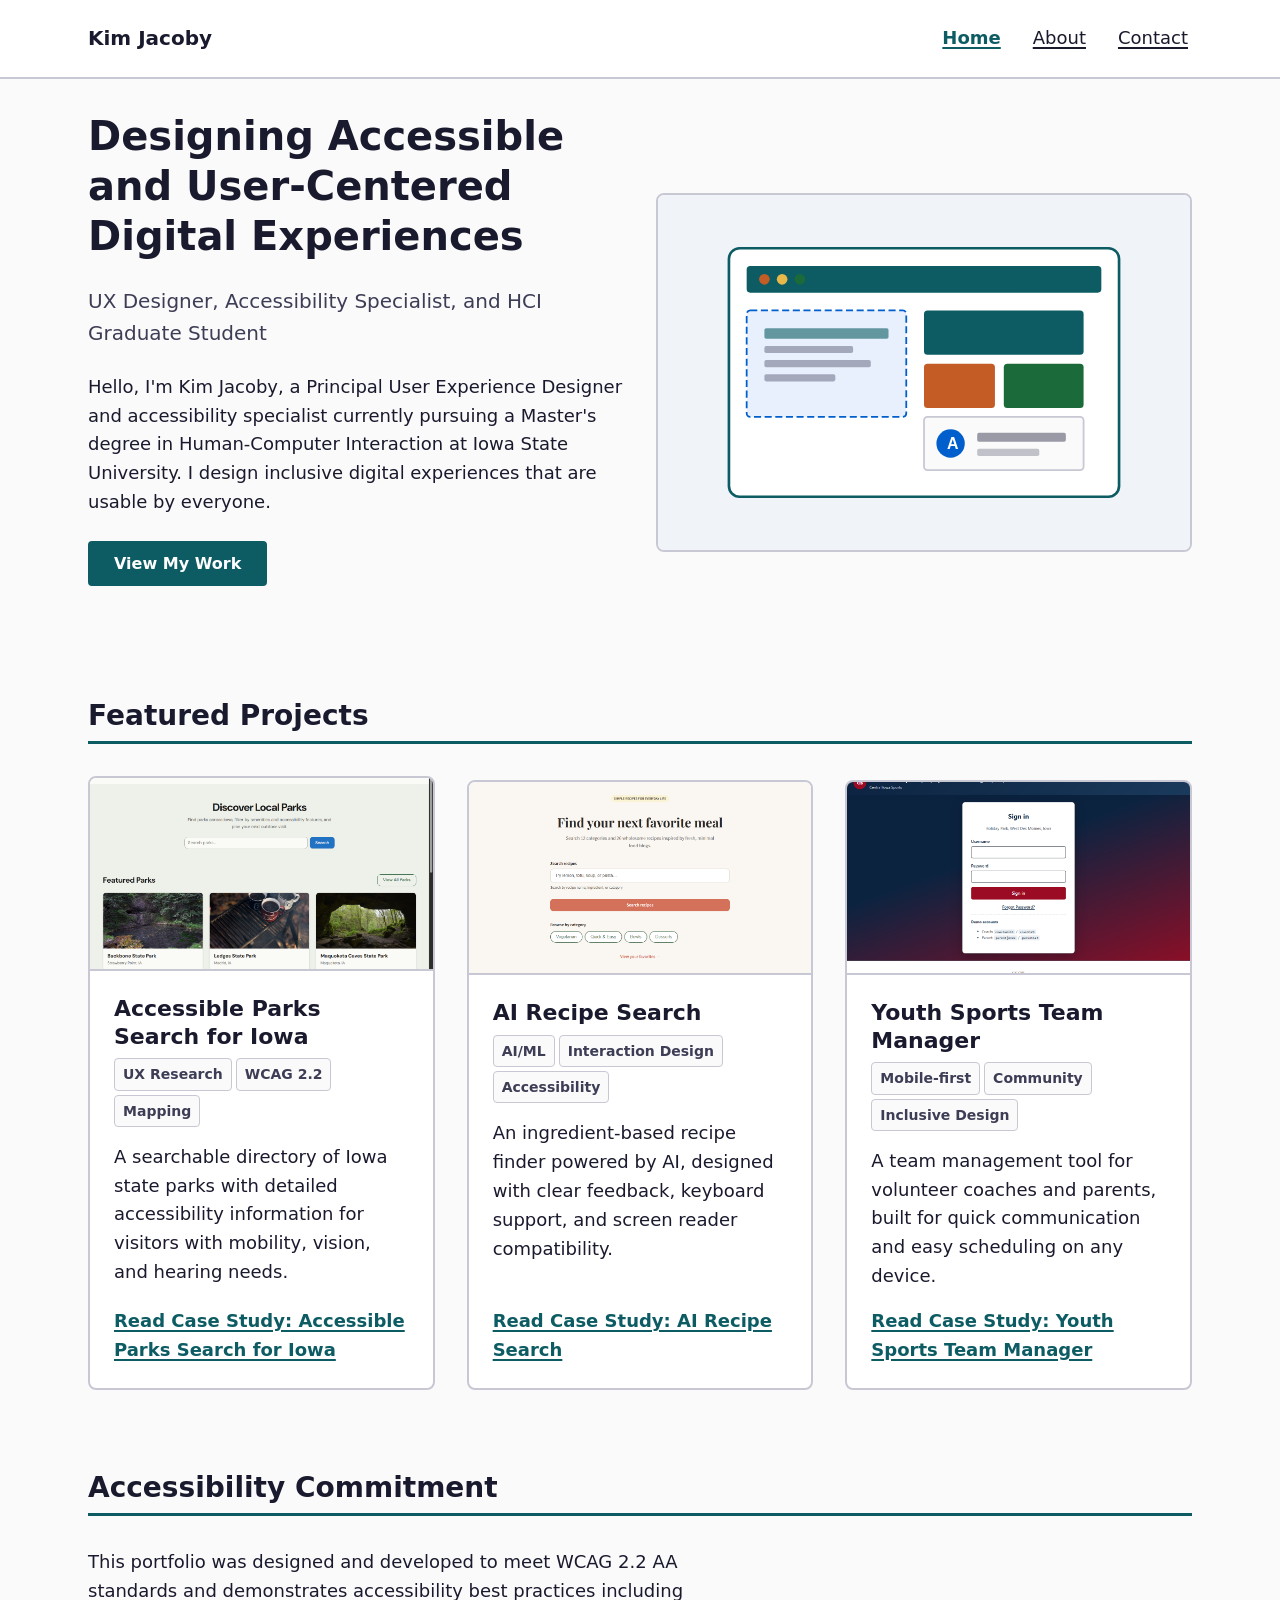
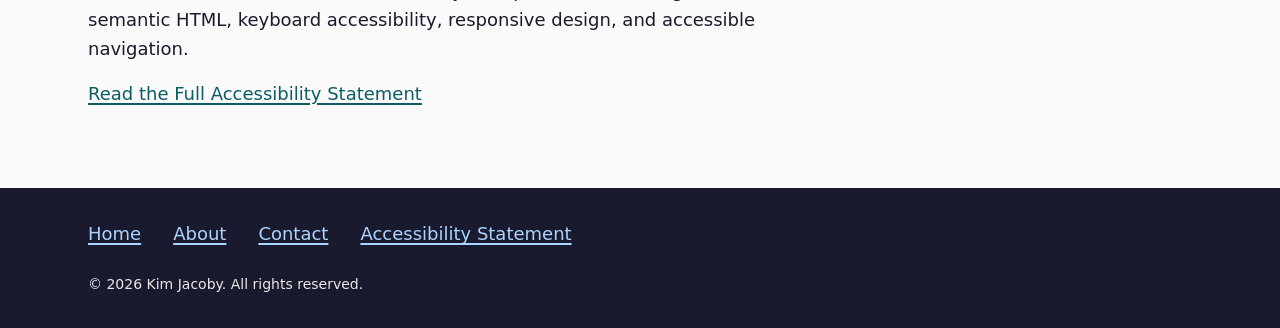
<file: index.html>
<!DOCTYPE html>
<html lang="en">
<head>
  <meta charset="UTF-8">
  <meta name="viewport" content="width=device-width, initial-scale=1.0">
  <meta name="description" content="Kim Jacoby — UX Designer, Accessibility Specialist, and HCI Graduate Student. Portfolio showcasing accessible design, AI, and front-end development projects.">
  <title>Kim Jacoby | UX Designer &amp; Accessibility Specialist</title>
  <link rel="stylesheet" href="css/styles.css">
</head>
<body>
  <a class="skip-link" href="#main-content">Skip to main content</a>

  <header class="site-header">
    <div class="header-inner">
      <a class="site-logo" href="index.html">Kim Jacoby</a>
      <button class="nav-toggle" type="button" aria-expanded="false" aria-controls="primary-navigation" aria-label="Open navigation menu">
        Menu
      </button>
      <nav class="site-nav" id="primary-navigation" aria-label="Primary">
        <ul>
          <li><a href="index.html" aria-current="page">Home</a></li>
          <li><a href="about.html">About</a></li>
          <li><a href="contact.html">Contact</a></li>
        </ul>
      </nav>
    </div>
  </header>

  <main id="main-content" tabindex="-1">
    <section class="hero" aria-labelledby="hero-heading">
      <div class="hero-content">
        <h1 id="hero-heading">Designing Accessible and User-Centered Digital Experiences</h1>
        <p class="tagline">UX Designer, Accessibility Specialist, and HCI Graduate Student</p>
        <p>
          Hello, I'm Kim Jacoby, a Principal User Experience Designer and accessibility specialist
          currently pursuing a Master's degree in Human-Computer Interaction at Iowa State University.
          I design inclusive digital experiences that are usable by everyone.
        </p>
        <div class="btn-group">
          <a class="btn btn-primary" href="#featured-projects">View My Work</a>
        </div>
      </div>
      <img
        class="hero-image"
        src="images/hero-illustration.svg"
        alt="Abstract illustration of a design workspace with wireframes, color swatches, and accessibility symbols"
        width="600"
        height="400"
      >
    </section>

    <section id="featured-projects" aria-labelledby="projects-heading">
      <h2 id="projects-heading" class="section-heading">Featured Projects</h2>
      <ul class="project-grid">
        <li class="project-card">
          <img
            class="project-card__image"
            src="images/parks-screenshot-home.png"
            alt="Screenshot of Park Explorer home page with search bar and featured Iowa state park cards"
            width="1280"
            height="800"
            loading="lazy"
          >
          <div class="project-card__body">
            <h3 class="project-card__title">Accessible Parks Search for Iowa</h3>
            <ul class="project-card__tags" aria-label="Project tags">
              <li><span class="tag">UX Research</span></li>
              <li><span class="tag">WCAG 2.2</span></li>
              <li><span class="tag">Mapping</span></li>
            </ul>
            <p>A searchable directory of Iowa state parks with detailed accessibility information for visitors with mobility, vision, and hearing needs.</p>
            <a class="project-card__link" href="projects/accessible-parks.html">Read Case Study: Accessible Parks Search for Iowa</a>
          </div>
        </li>
        <li class="project-card">
          <img
            class="project-card__image"
            src="images/recipe-screenshot-home.png"
            alt="Screenshot of Recipe Finder home page with search field and category browse buttons"
            width="1280"
            height="800"
            loading="lazy"
          >
          <div class="project-card__body">
            <h3 class="project-card__title">AI Recipe Search</h3>
            <ul class="project-card__tags" aria-label="Project tags">
              <li><span class="tag">AI/ML</span></li>
              <li><span class="tag">Interaction Design</span></li>
              <li><span class="tag">Accessibility</span></li>
            </ul>
            <p>An ingredient-based recipe finder powered by AI, designed with clear feedback, keyboard support, and screen reader compatibility.</p>
            <a class="project-card__link" href="projects/recipe-search.html">Read Case Study: AI Recipe Search</a>
          </div>
        </li>
        <li class="project-card">
          <img
            class="project-card__image"
            src="images/sports-screenshot-home.png"
            alt="Screenshot of CIS OBL sign-in page for coaches and parents"
            width="1280"
            height="800"
            loading="lazy"
          >
          <div class="project-card__body">
            <h3 class="project-card__title">Youth Sports Team Manager</h3>
            <ul class="project-card__tags" aria-label="Project tags">
              <li><span class="tag">Mobile-first</span></li>
              <li><span class="tag">Community</span></li>
              <li><span class="tag">Inclusive Design</span></li>
            </ul>
            <p>A team management tool for volunteer coaches and parents, built for quick communication and easy scheduling on any device.</p>
            <a class="project-card__link" href="projects/sports-manager.html">Read Case Study: Youth Sports Team Manager</a>
          </div>
        </li>
      </ul>
    </section>

    <section id="accessibility-commitment" aria-labelledby="accessibility-commitment-heading">
      <h2 id="accessibility-commitment-heading" class="section-heading">Accessibility Commitment</h2>
      <p>
        This portfolio was designed and developed to meet WCAG 2.2 AA standards and demonstrates
        accessibility best practices including semantic HTML, keyboard accessibility, responsive design,
        and accessible navigation.
      </p>
      <p>
        <a href="accessibility.html">Read the Full Accessibility Statement</a>
      </p>
    </section>
  </main>

  <footer class="site-footer">
    <div class="footer-inner">
      <nav class="footer-nav" aria-label="Footer">
        <ul>
          <li><a href="index.html">Home</a></li>
          <li><a href="about.html">About</a></li>
          <li><a href="contact.html">Contact</a></li>
          <li><a href="accessibility.html">Accessibility Statement</a></li>
        </ul>
      </nav>
      <p class="footer-copy">&copy; 2026 Kim Jacoby. All rights reserved.</p>
    </div>
  </footer>

  <script src="js/script.js"></script>
</body>
</html>
</file>
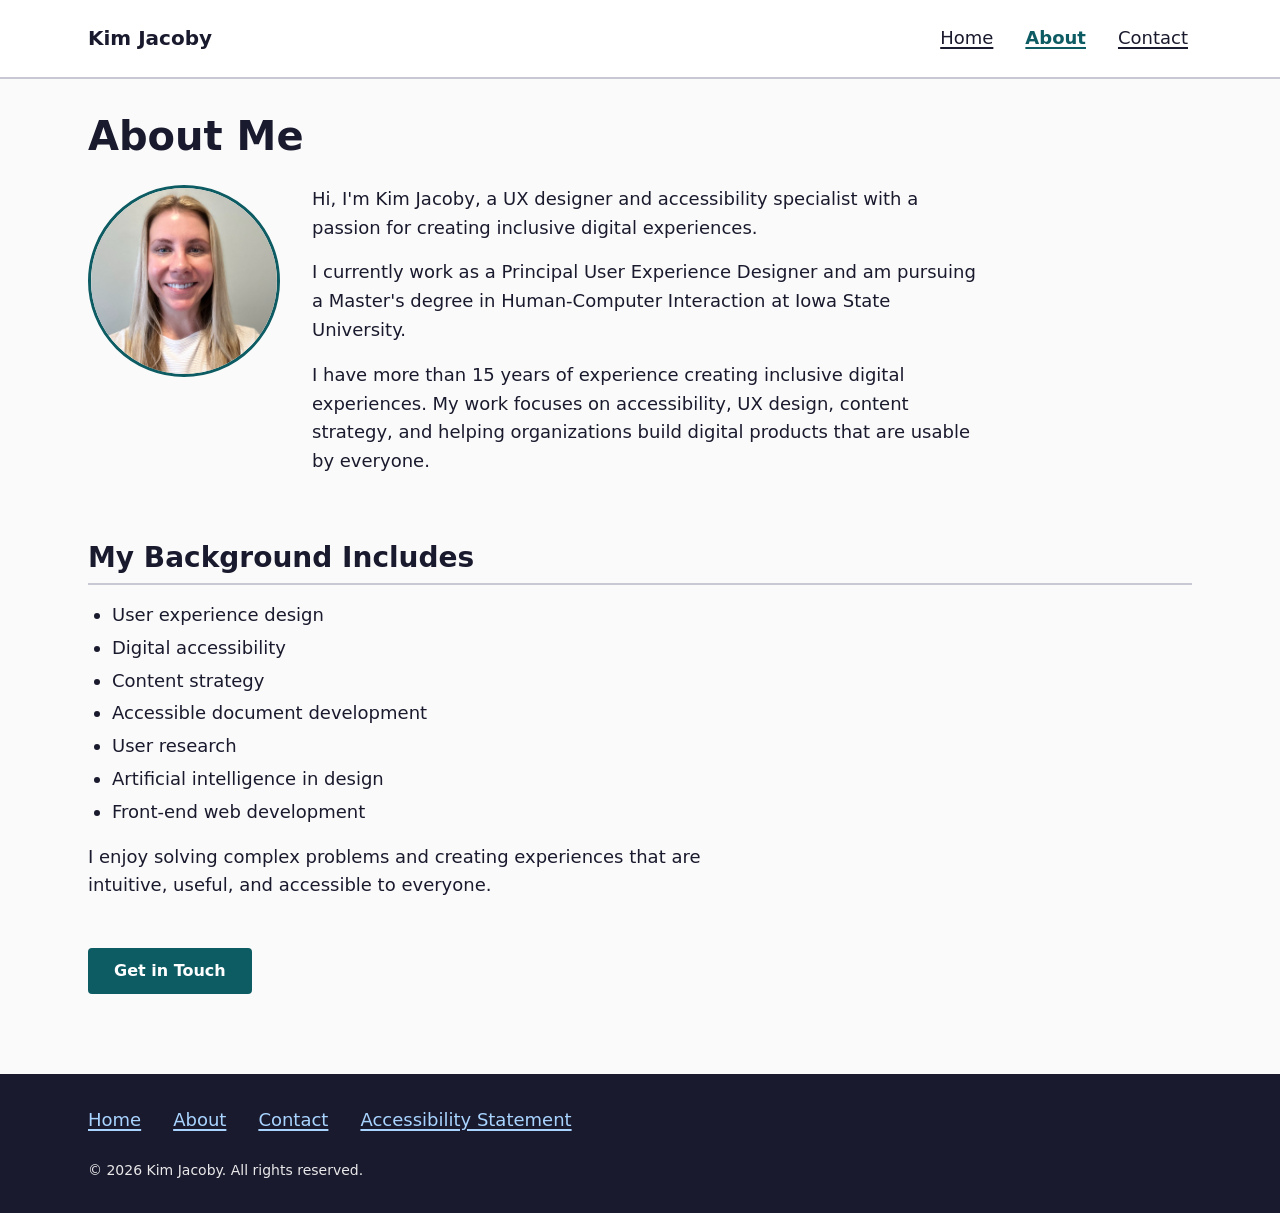
<file: about.html>
<!DOCTYPE html>
<html lang="en">
<head>
  <meta charset="UTF-8">
  <meta name="viewport" content="width=device-width, initial-scale=1.0">
  <meta name="description" content="About Kim Jacoby — Principal UX Designer, accessibility specialist, and HCI graduate student at Iowa State University.">
  <title>About Me | Kim Jacoby</title>
  <link rel="stylesheet" href="css/styles.css">
</head>
<body>
  <a class="skip-link" href="#main-content">Skip to main content</a>

  <header class="site-header">
    <div class="header-inner">
      <a class="site-logo" href="index.html">Kim Jacoby</a>
      <button class="nav-toggle" type="button" aria-expanded="false" aria-controls="primary-navigation" aria-label="Open navigation menu">
        Menu
      </button>
      <nav class="site-nav" id="primary-navigation" aria-label="Primary">
        <ul>
          <li><a href="index.html">Home</a></li>
          <li><a href="about.html" aria-current="page">About</a></li>
          <li><a href="contact.html">Contact</a></li>
        </ul>
      </nav>
    </div>
  </header>

  <main id="main-content" tabindex="-1">
    <h1>About Me</h1>

    <div class="about-layout">
      <img
        class="about-photo"
        src="images/profile.jpg"
        alt="Kim Jacoby"
        width="200"
        height="200"
      >
      <div>
        <p>
          Hi, I'm Kim Jacoby, a UX designer and accessibility specialist with a passion for creating
          inclusive digital experiences.
        </p>
        <p>
          I currently work as a Principal User Experience Designer and am pursuing a Master's degree
          in Human-Computer Interaction at Iowa State University.
        </p>
        <p>
          I have more than 15 years of experience creating inclusive digital experiences. My work
          focuses on accessibility, UX design, content strategy, and helping organizations build
          digital products that are usable by everyone.
        </p>
      </div>
    </div>

    <section class="content-section" aria-labelledby="background-heading">
      <h2 id="background-heading">My Background Includes</h2>
      <ul>
        <li>User experience design</li>
        <li>Digital accessibility</li>
        <li>Content strategy</li>
        <li>Accessible document development</li>
        <li>User research</li>
        <li>Artificial intelligence in design</li>
        <li>Front-end web development</li>
      </ul>
      <p>
        I enjoy solving complex problems and creating experiences that are intuitive, useful, and
        accessible to everyone.
      </p>
    </section>

    <p>
      <a class="btn btn-primary" href="contact.html">Get in Touch</a>
    </p>
  </main>

  <footer class="site-footer">
    <div class="footer-inner">
      <nav class="footer-nav" aria-label="Footer">
        <ul>
          <li><a href="index.html">Home</a></li>
          <li><a href="about.html">About</a></li>
          <li><a href="contact.html">Contact</a></li>
          <li><a href="accessibility.html">Accessibility Statement</a></li>
        </ul>
      </nav>
      <p class="footer-copy">&copy; 2026 Kim Jacoby. All rights reserved.</p>
    </div>
  </footer>

  <script src="js/script.js"></script>
</body>
</html>
</file>
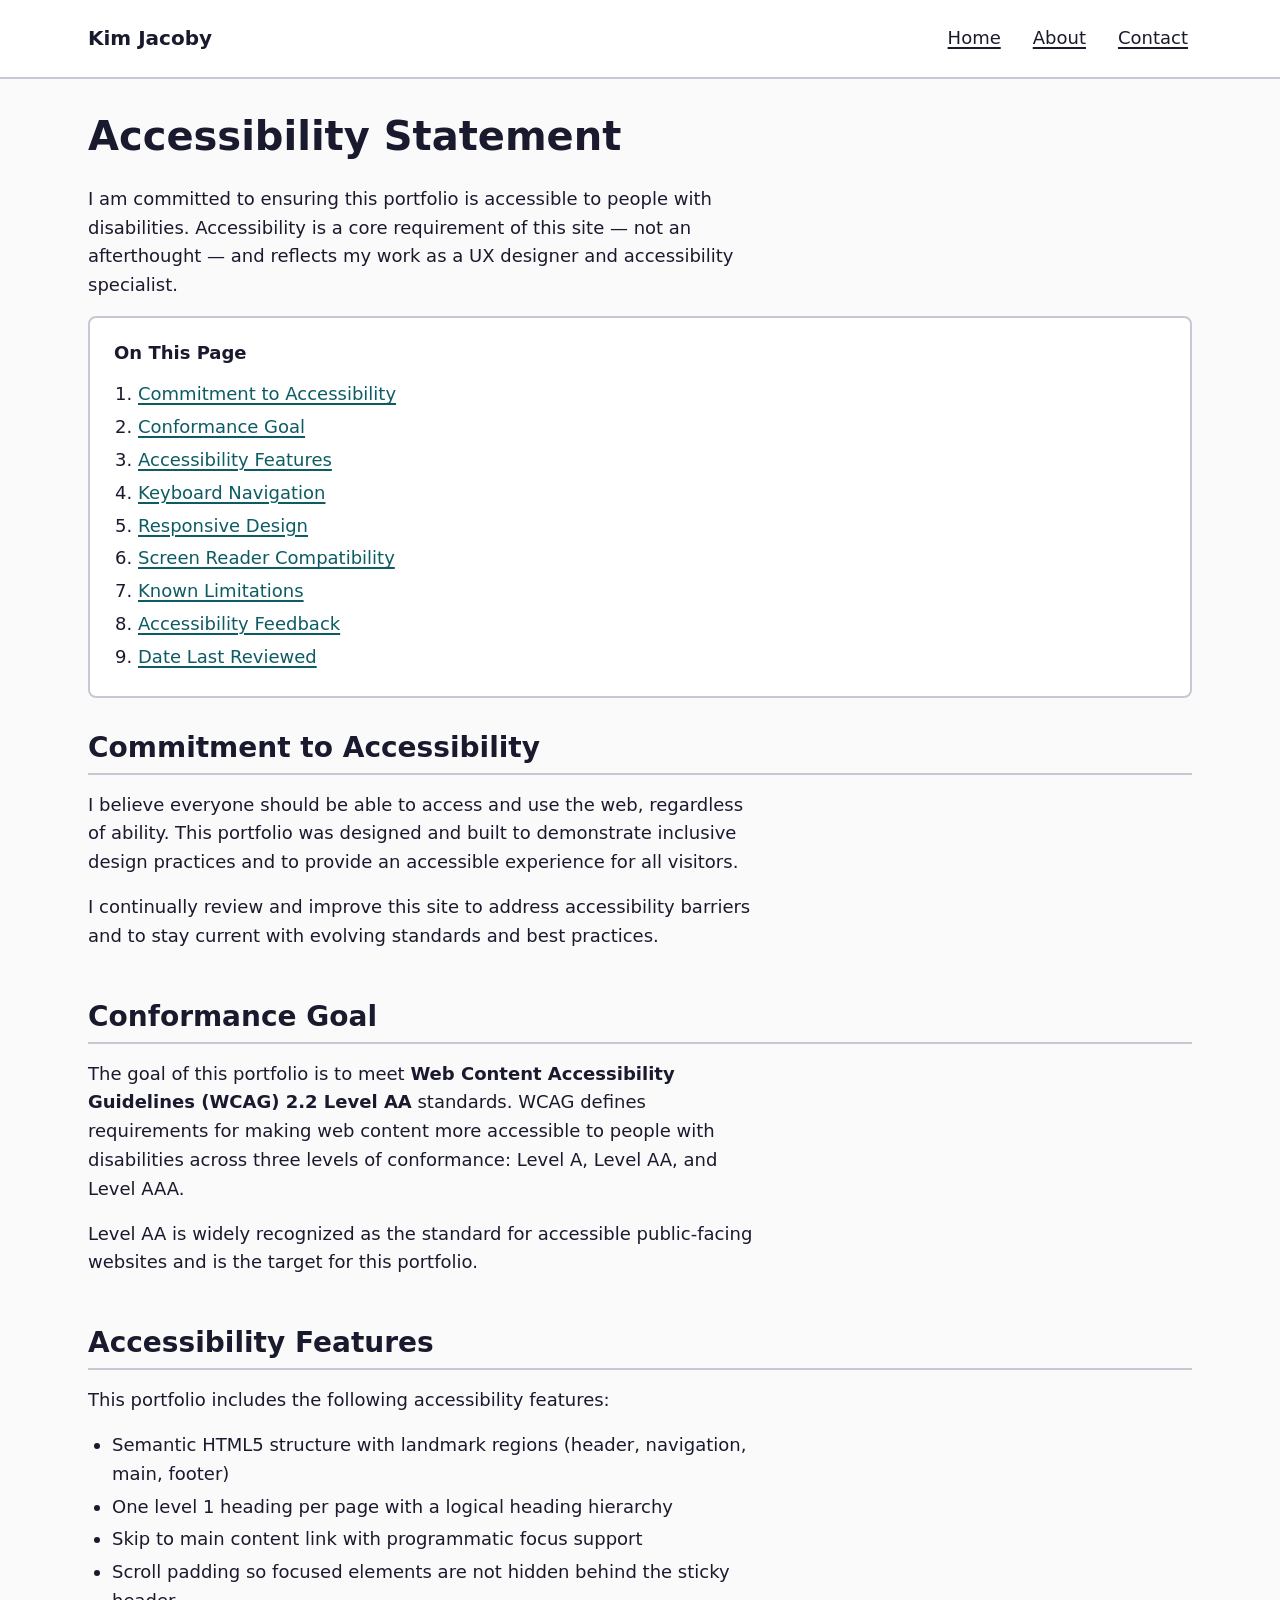
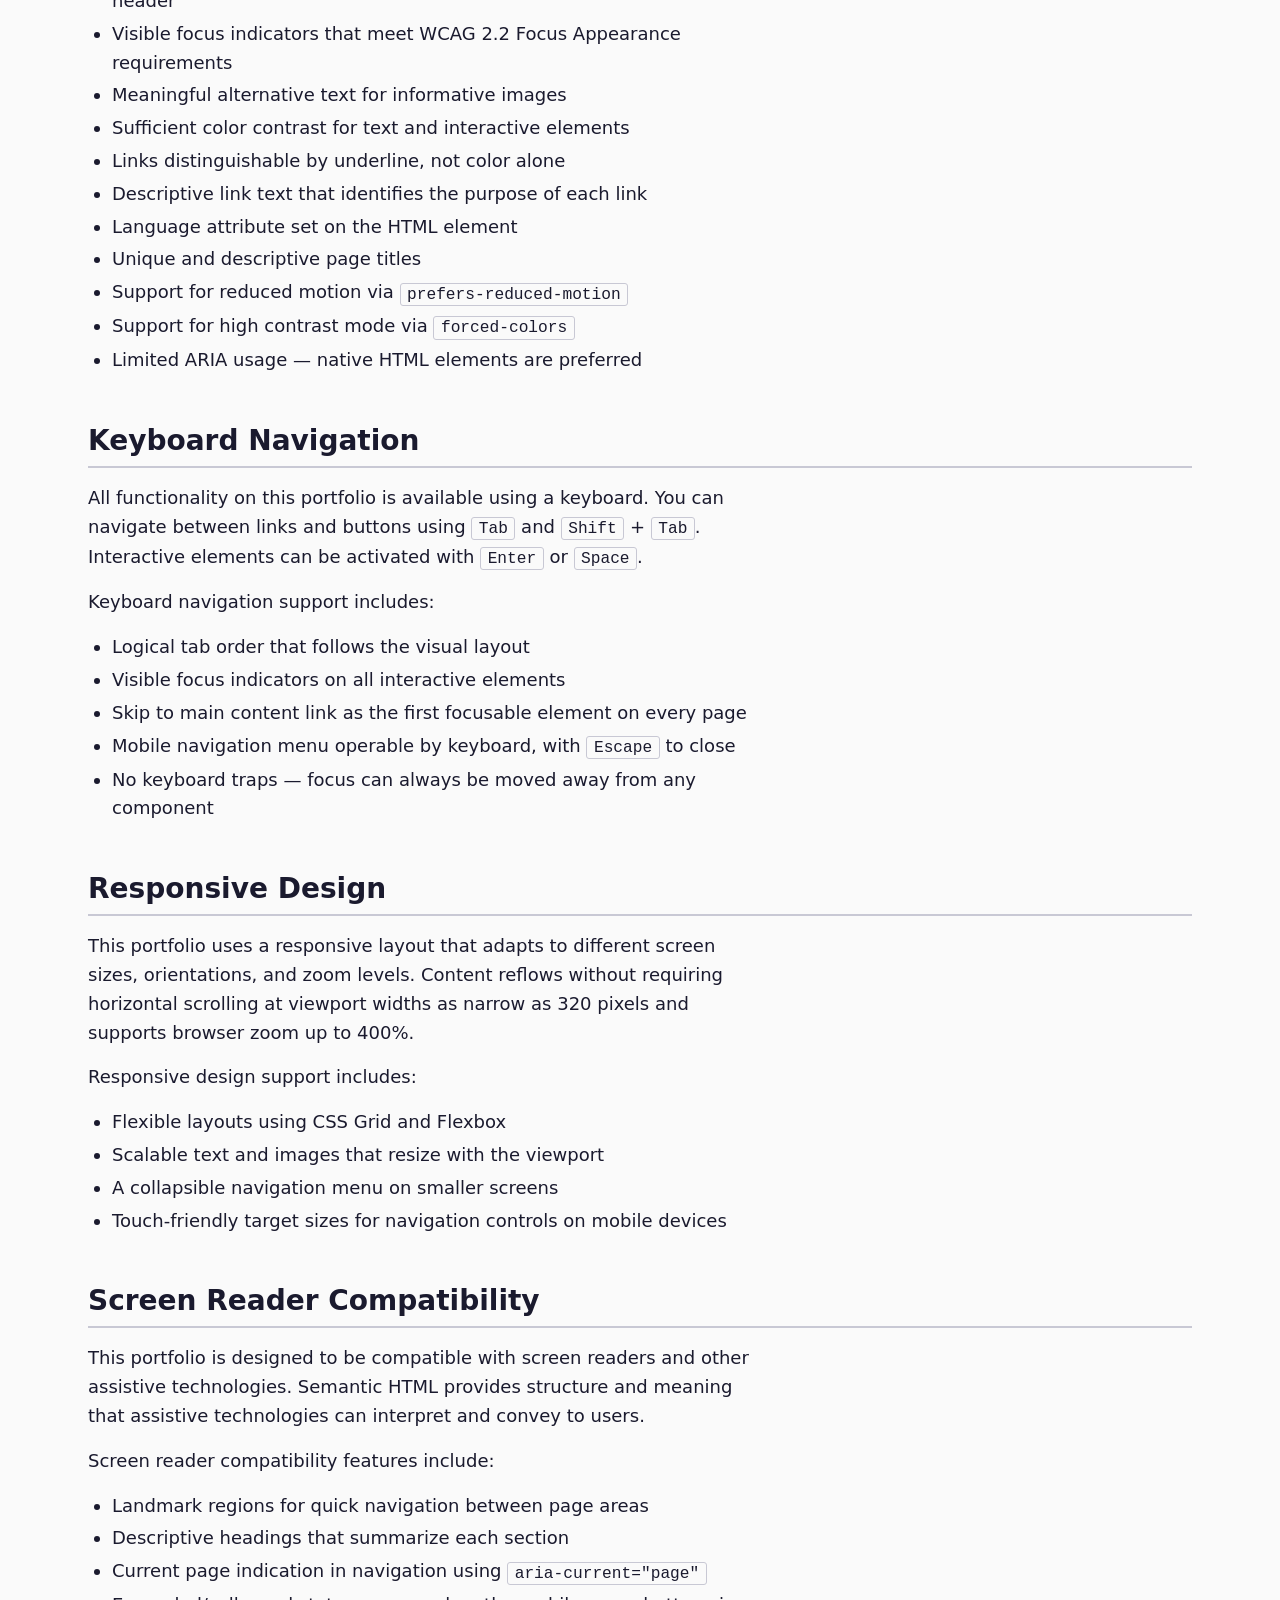
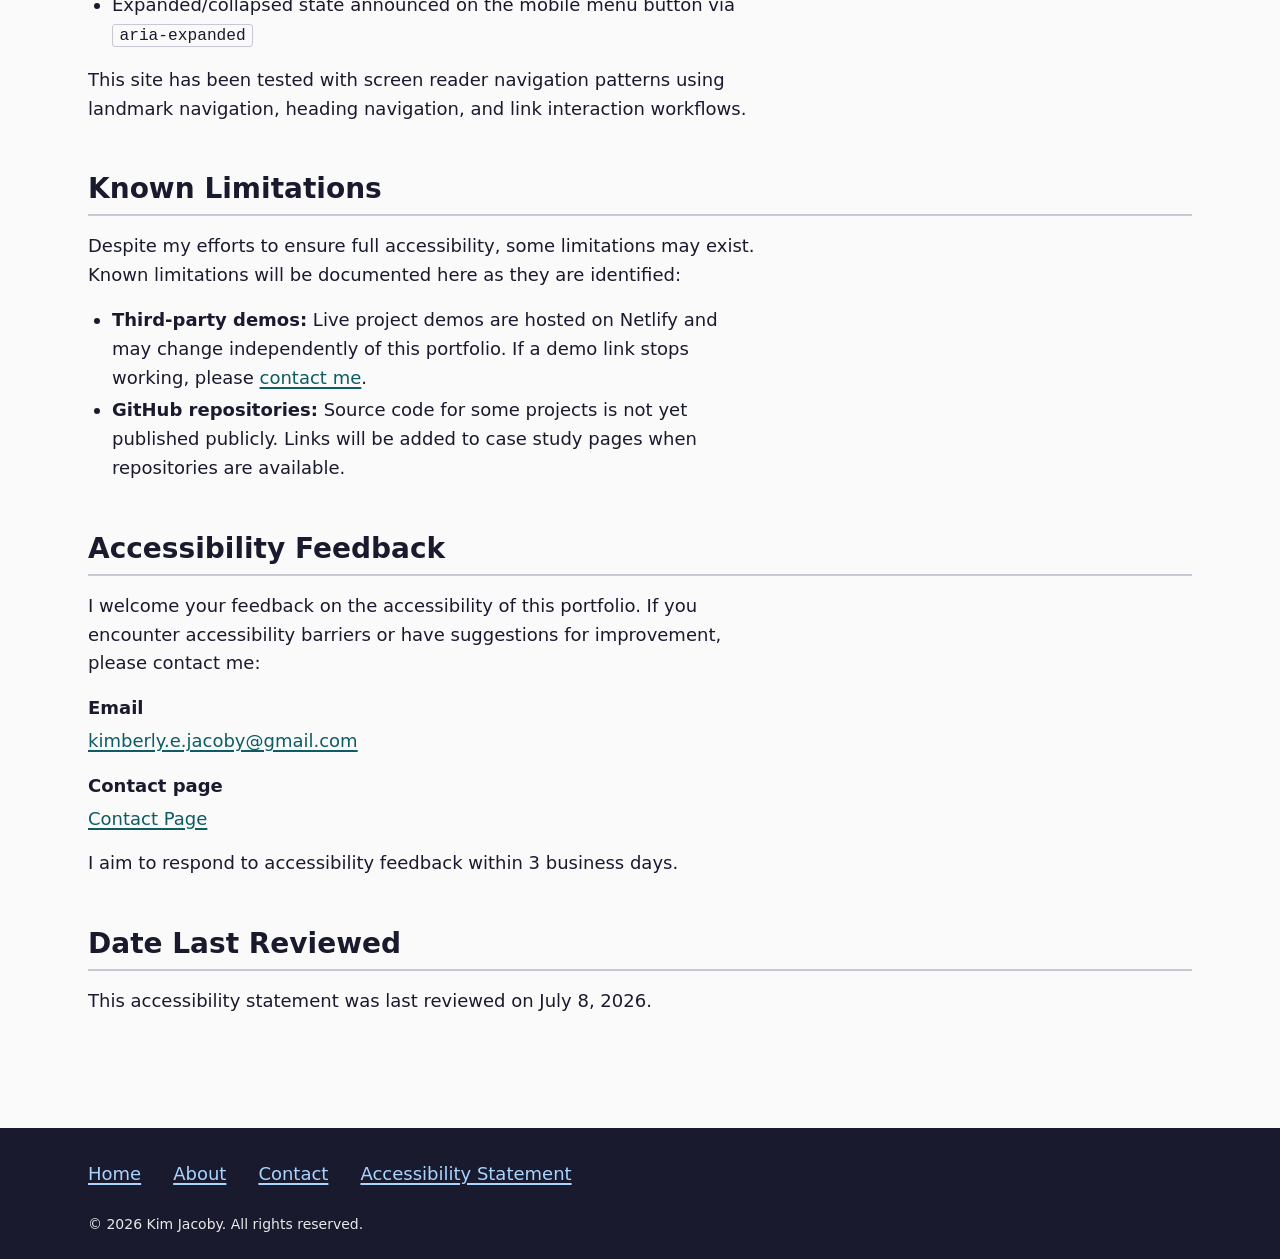
<file: accessibility.html>
<!DOCTYPE html>
<html lang="en">
<head>
  <meta charset="UTF-8">
  <meta name="viewport" content="width=device-width, initial-scale=1.0">
  <meta name="description" content="Accessibility statement for the Kim Jacoby portfolio website. WCAG 2.2 AA commitment, features, limitations, and feedback contact.">
  <title>Accessibility Statement | Kim Jacoby</title>
  <link rel="stylesheet" href="css/styles.css">
</head>
<body>
  <a class="skip-link" href="#main-content">Skip to main content</a>

  <header class="site-header">
    <div class="header-inner">
      <a class="site-logo" href="index.html">Kim Jacoby</a>
      <button class="nav-toggle" type="button" aria-expanded="false" aria-controls="primary-navigation" aria-label="Open navigation menu">
        Menu
      </button>
      <nav class="site-nav" id="primary-navigation" aria-label="Primary">
        <ul>
          <li><a href="index.html">Home</a></li>
          <li><a href="about.html">About</a></li>
          <li><a href="contact.html">Contact</a></li>
        </ul>
      </nav>
    </div>
  </header>

  <main id="main-content" tabindex="-1">
    <h1>Accessibility Statement</h1>

    <p>
      I am committed to ensuring this portfolio is accessible to people with disabilities.
      Accessibility is a core requirement of this site — not an afterthought — and reflects my work
      as a UX designer and accessibility specialist.
    </p>

    <nav class="toc" aria-labelledby="toc-heading">
      <h2 id="toc-heading">On This Page</h2>
      <ol>
        <li><a href="#commitment">Commitment to Accessibility</a></li>
        <li><a href="#conformance-goal">Conformance Goal</a></li>
        <li><a href="#features">Accessibility Features</a></li>
        <li><a href="#keyboard">Keyboard Navigation</a></li>
        <li><a href="#responsive">Responsive Design</a></li>
        <li><a href="#screen-readers">Screen Reader Compatibility</a></li>
        <li><a href="#limitations">Known Limitations</a></li>
        <li><a href="#feedback">Accessibility Feedback</a></li>
        <li><a href="#reviewed">Date Last Reviewed</a></li>
      </ol>
    </nav>

    <section id="commitment" class="content-section" aria-labelledby="commitment-heading">
      <h2 id="commitment-heading">Commitment to Accessibility</h2>
      <p>
        I believe everyone should be able to access and use the web, regardless of ability. This
        portfolio was designed and built to demonstrate inclusive design practices and to provide
        an accessible experience for all visitors.
      </p>
      <p>
        I continually review and improve this site to address accessibility barriers and to stay
        current with evolving standards and best practices.
      </p>
    </section>

    <section id="conformance-goal" class="content-section" aria-labelledby="conformance-goal-heading">
      <h2 id="conformance-goal-heading">Conformance Goal</h2>
      <p>
        The goal of this portfolio is to meet <strong>Web Content Accessibility Guidelines (WCAG) 2.2
        Level AA</strong> standards. WCAG defines requirements for making web content more accessible
        to people with disabilities across three levels of conformance: Level A, Level AA, and Level AAA.
      </p>
      <p>
        Level AA is widely recognized as the standard for accessible public-facing websites and is
        the target for this portfolio.
      </p>
    </section>

    <section id="features" class="content-section" aria-labelledby="features-heading">
      <h2 id="features-heading">Accessibility Features</h2>
      <p>This portfolio includes the following accessibility features:</p>
      <ul>
        <li>Semantic HTML5 structure with landmark regions (header, navigation, main, footer)</li>
        <li>One level 1 heading per page with a logical heading hierarchy</li>
        <li>Skip to main content link with programmatic focus support</li>
        <li>Scroll padding so focused elements are not hidden behind the sticky header</li>
        <li>Visible focus indicators that meet WCAG 2.2 Focus Appearance requirements</li>
        <li>Meaningful alternative text for informative images</li>
        <li>Sufficient color contrast for text and interactive elements</li>
        <li>Links distinguishable by underline, not color alone</li>
        <li>Descriptive link text that identifies the purpose of each link</li>
        <li>Language attribute set on the HTML element</li>
        <li>Unique and descriptive page titles</li>
        <li>Support for reduced motion via <code>prefers-reduced-motion</code></li>
        <li>Support for high contrast mode via <code>forced-colors</code></li>
        <li>Limited ARIA usage — native HTML elements are preferred</li>
      </ul>
    </section>

    <section id="keyboard" class="content-section" aria-labelledby="keyboard-heading">
      <h2 id="keyboard-heading">Keyboard Navigation</h2>
      <p>
        All functionality on this portfolio is available using a keyboard. You can navigate between
        links and buttons using <kbd>Tab</kbd> and <kbd>Shift</kbd> + <kbd>Tab</kbd>.
        Interactive elements can be activated with <kbd>Enter</kbd> or <kbd>Space</kbd>.
      </p>
      <p>Keyboard navigation support includes:</p>
      <ul>
        <li>Logical tab order that follows the visual layout</li>
        <li>Visible focus indicators on all interactive elements</li>
        <li>Skip to main content link as the first focusable element on every page</li>
        <li>Mobile navigation menu operable by keyboard, with <kbd>Escape</kbd> to close</li>
        <li>No keyboard traps — focus can always be moved away from any component</li>
      </ul>
    </section>

    <section id="responsive" class="content-section" aria-labelledby="responsive-heading">
      <h2 id="responsive-heading">Responsive Design</h2>
      <p>
        This portfolio uses a responsive layout that adapts to different screen sizes, orientations,
        and zoom levels. Content reflows without requiring horizontal scrolling at viewport widths
        as narrow as 320 pixels and supports browser zoom up to 400%.
      </p>
      <p>Responsive design support includes:</p>
      <ul>
        <li>Flexible layouts using CSS Grid and Flexbox</li>
        <li>Scalable text and images that resize with the viewport</li>
        <li>A collapsible navigation menu on smaller screens</li>
        <li>Touch-friendly target sizes for navigation controls on mobile devices</li>
      </ul>
    </section>

    <section id="screen-readers" class="content-section" aria-labelledby="screen-readers-heading">
      <h2 id="screen-readers-heading">Screen Reader Compatibility</h2>
      <p>
        This portfolio is designed to be compatible with screen readers and other assistive
        technologies. Semantic HTML provides structure and meaning that assistive technologies
        can interpret and convey to users.
      </p>
      <p>Screen reader compatibility features include:</p>
      <ul>
        <li>Landmark regions for quick navigation between page areas</li>
        <li>Descriptive headings that summarize each section</li>
        <li>Current page indication in navigation using <code>aria-current="page"</code></li>
        <li>Expanded/collapsed state announced on the mobile menu button via <code>aria-expanded</code></li>
      </ul>
      <p>
        This site has been tested with screen reader navigation patterns using landmark
        navigation, heading navigation, and link interaction workflows.
      </p>
    </section>

    <section id="limitations" class="content-section" aria-labelledby="limitations-heading">
      <h2 id="limitations-heading">Known Limitations</h2>
      <p>
        Despite my efforts to ensure full accessibility, some limitations may exist. Known limitations
        will be documented here as they are identified:
      </p>
      <ul>
        <li>
          <strong>Third-party demos:</strong> Live project demos are hosted on Netlify and may
          change independently of this portfolio. If a demo link stops working, please
          <a href="contact.html">contact me</a>.
        </li>
        <li>
          <strong>GitHub repositories:</strong> Source code for some projects is not yet published
          publicly. Links will be added to case study pages when repositories are available.
        </li>
      </ul>
    </section>

    <section id="feedback" class="content-section" aria-labelledby="feedback-heading">
      <h2 id="feedback-heading">Accessibility Feedback</h2>
      <p>
        I welcome your feedback on the accessibility of this portfolio. If you encounter accessibility
        barriers or have suggestions for improvement, please contact me:
      </p>
      <dl class="contact-list">
        <dt>Email</dt>
        <dd>
          <a href="mailto:kimberly.e.jacoby@gmail.com">kimberly.e.jacoby@gmail.com</a>
        </dd>
        <dt>Contact page</dt>
        <dd>
          <a href="contact.html">Contact Page</a>
        </dd>
      </dl>
      <p>
        I aim to respond to accessibility feedback within 3 business days.
      </p>
    </section>

    <section id="reviewed" class="content-section" aria-labelledby="reviewed-heading">
      <h2 id="reviewed-heading">Date Last Reviewed</h2>
      <p>
        This accessibility statement was last reviewed on
        <time datetime="2026-07-08">July 8, 2026</time>.
      </p>
    </section>
  </main>

  <footer class="site-footer">
    <div class="footer-inner">
      <nav class="footer-nav" aria-label="Footer">
        <ul>
          <li><a href="index.html">Home</a></li>
          <li><a href="about.html">About</a></li>
          <li><a href="contact.html">Contact</a></li>
          <li><a href="accessibility.html" aria-current="page">Accessibility Statement</a></li>
        </ul>
      </nav>
      <p class="footer-copy">&copy; 2026 Kim Jacoby. All rights reserved.</p>
    </div>
  </footer>

  <script src="js/script.js"></script>
</body>
</html>
</file>
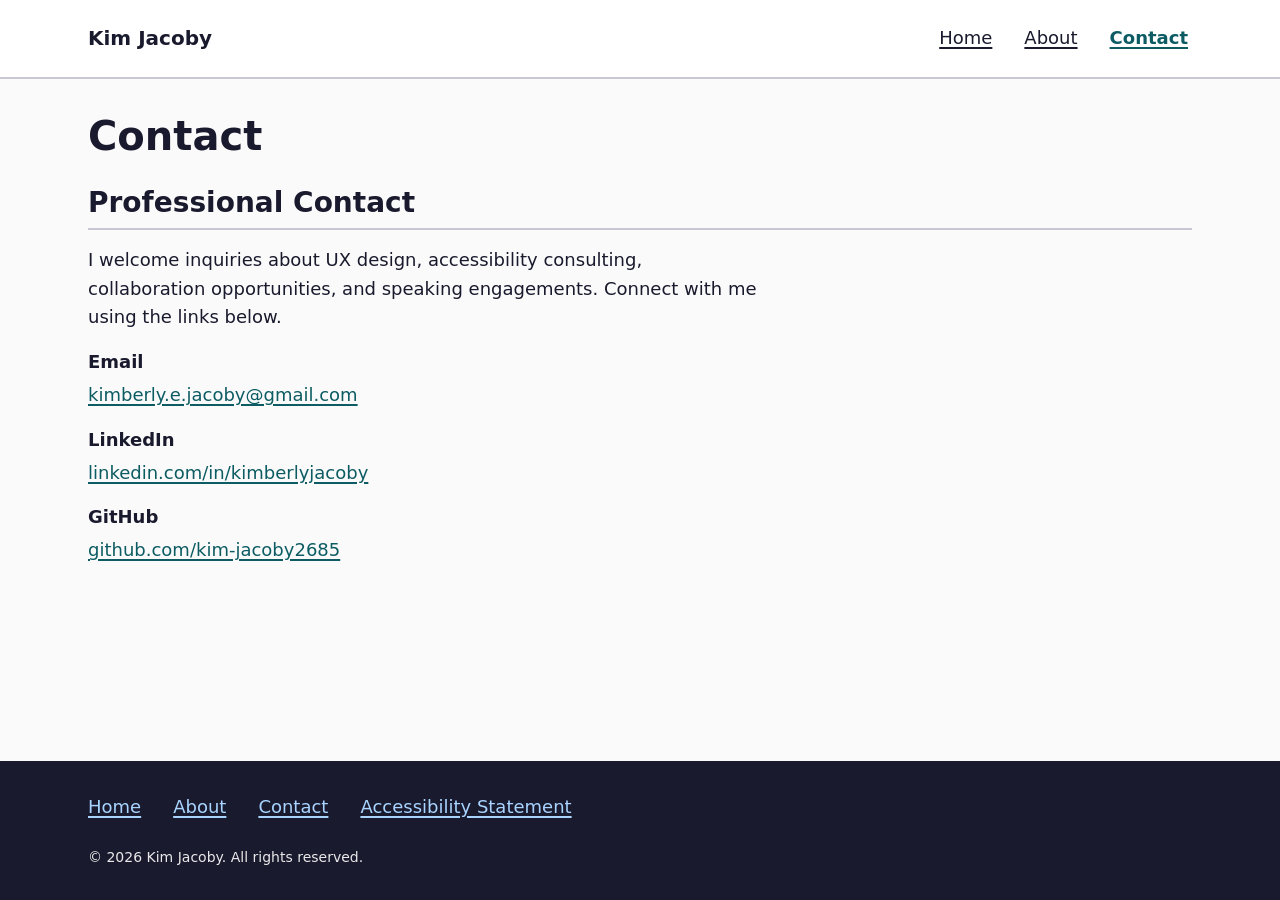
<file: contact.html>
<!DOCTYPE html>
<html lang="en">
<head>
  <meta charset="UTF-8">
  <meta name="viewport" content="width=device-width, initial-scale=1.0">
  <meta name="description" content="Contact Kim Jacoby for UX design, accessibility consulting, and collaboration opportunities.">
  <title>Contact | Kim Jacoby</title>
  <link rel="stylesheet" href="css/styles.css">
</head>
<body>
  <a class="skip-link" href="#main-content">Skip to main content</a>

  <header class="site-header">
    <div class="header-inner">
      <a class="site-logo" href="index.html">Kim Jacoby</a>
      <button class="nav-toggle" type="button" aria-expanded="false" aria-controls="primary-navigation" aria-label="Open navigation menu">
        Menu
      </button>
      <nav class="site-nav" id="primary-navigation" aria-label="Primary">
        <ul>
          <li><a href="index.html">Home</a></li>
          <li><a href="about.html">About</a></li>
          <li><a href="contact.html" aria-current="page">Contact</a></li>
        </ul>
      </nav>
    </div>
  </header>

  <main id="main-content" tabindex="-1">
    <h1>Contact</h1>

    <section class="content-section" aria-labelledby="professional-contact-heading">
      <h2 id="professional-contact-heading">Professional Contact</h2>
      <p>
        I welcome inquiries about UX design, accessibility consulting, collaboration opportunities,
        and speaking engagements. Connect with me using the links below.
      </p>
      <dl class="contact-list">
        <dt>Email</dt>
        <dd>
          <a href="mailto:kimberly.e.jacoby@gmail.com">kimberly.e.jacoby@gmail.com</a>
        </dd>
        <dt>LinkedIn</dt>
        <dd>
          <a href="https://www.linkedin.com/in/kimberlyjacoby" target="_blank" rel="noopener noreferrer">linkedin.com/in/kimberlyjacoby<span class="visually-hidden"> (opens in new tab)</span></a>
        </dd>
        <dt>GitHub</dt>
        <dd>
          <a href="https://github.com/kim-jacoby2685" target="_blank" rel="noopener noreferrer">github.com/kim-jacoby2685<span class="visually-hidden"> (opens in new tab)</span></a>
        </dd>
      </dl>
    </section>
  </main>

  <footer class="site-footer">
    <div class="footer-inner">
      <nav class="footer-nav" aria-label="Footer">
        <ul>
          <li><a href="index.html">Home</a></li>
          <li><a href="about.html">About</a></li>
          <li><a href="contact.html">Contact</a></li>
          <li><a href="accessibility.html">Accessibility Statement</a></li>
        </ul>
      </nav>
      <p class="footer-copy">&copy; 2026 Kim Jacoby. All rights reserved.</p>
    </div>
  </footer>

  <script src="js/script.js"></script>
</body>
</html>
</file>
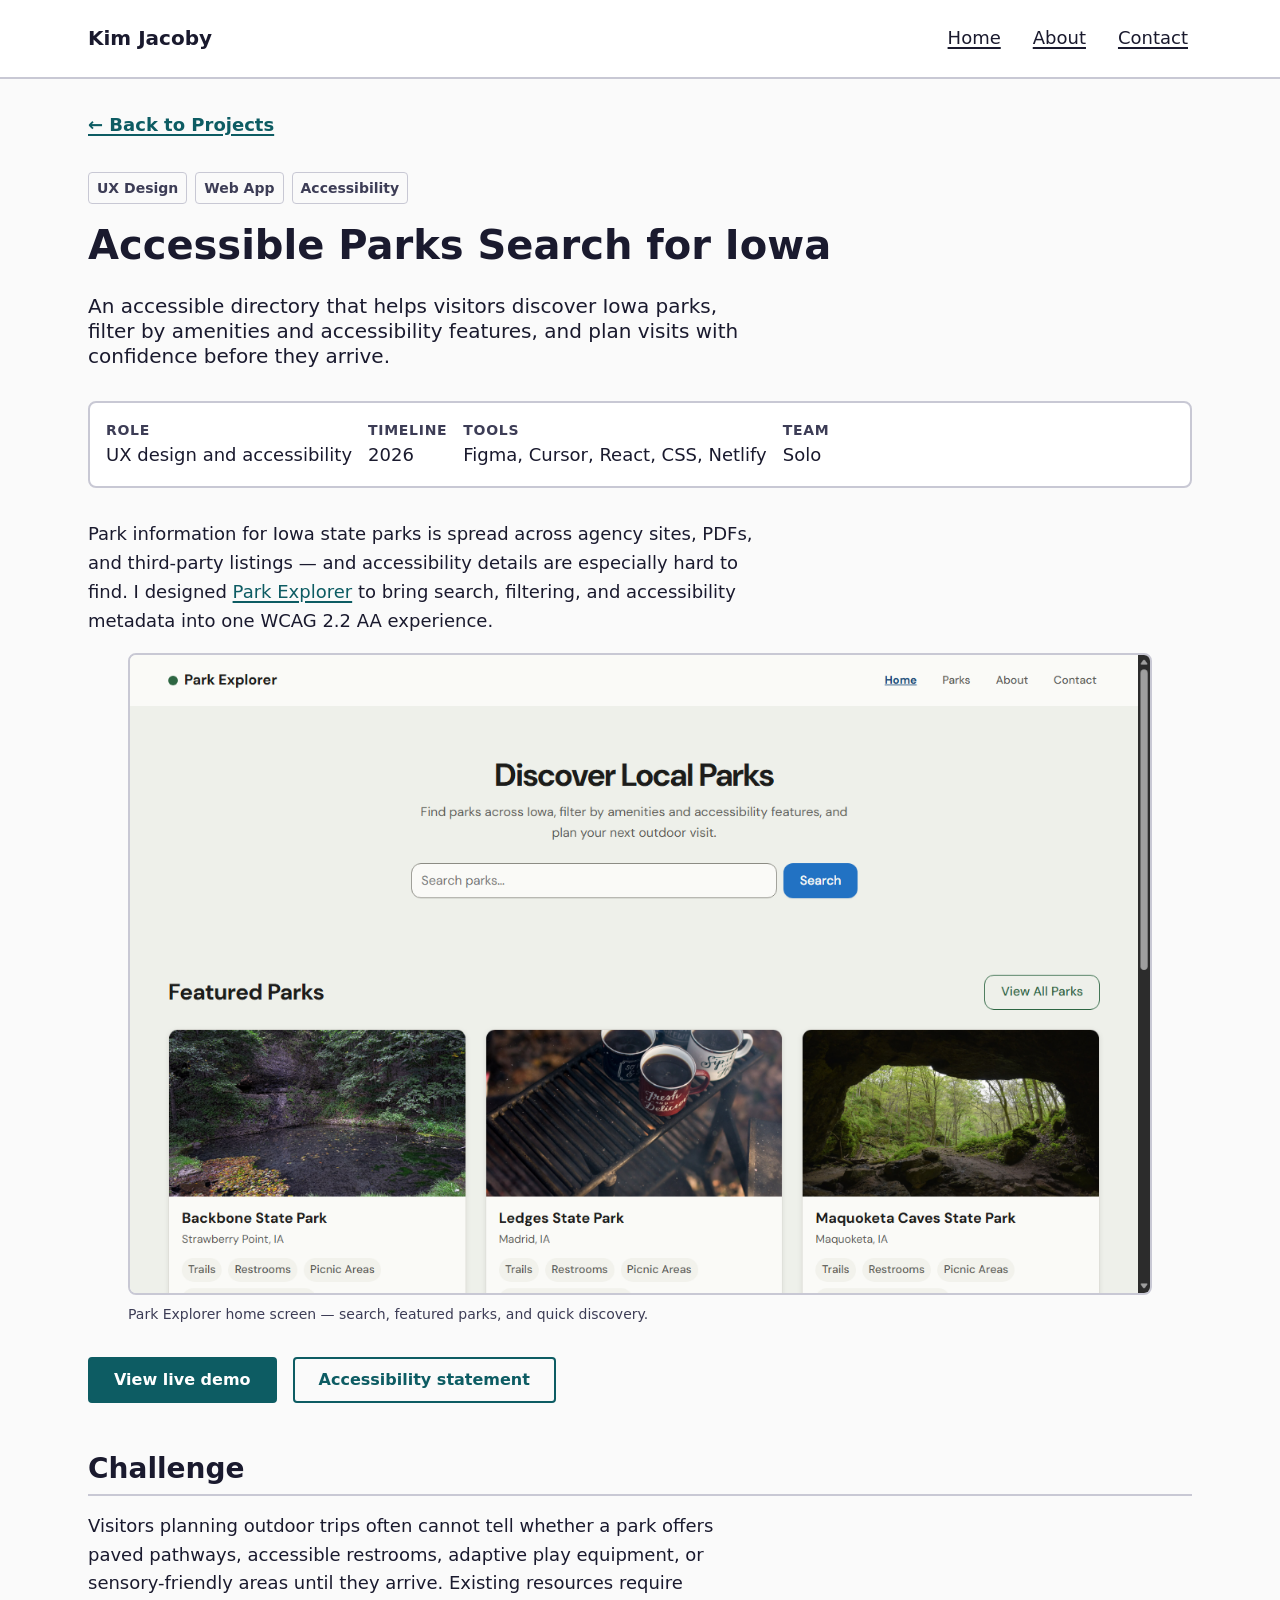
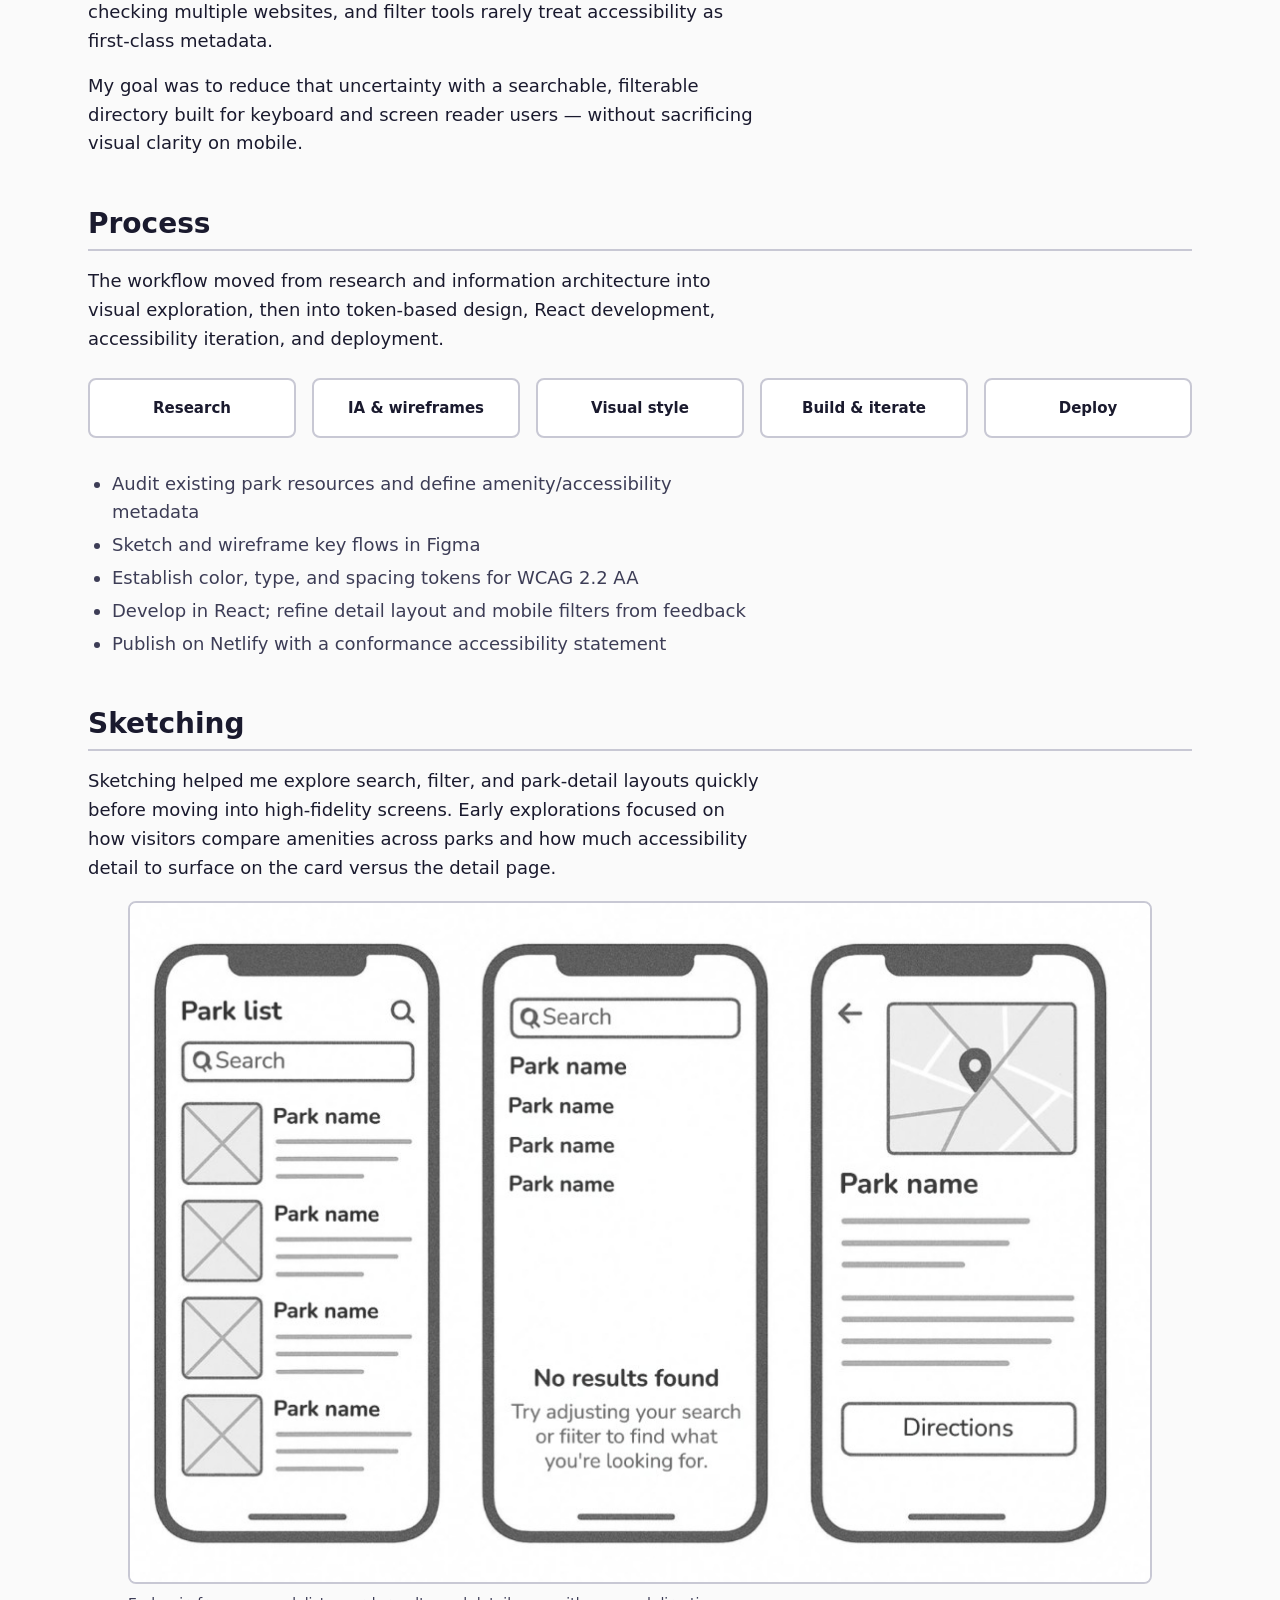
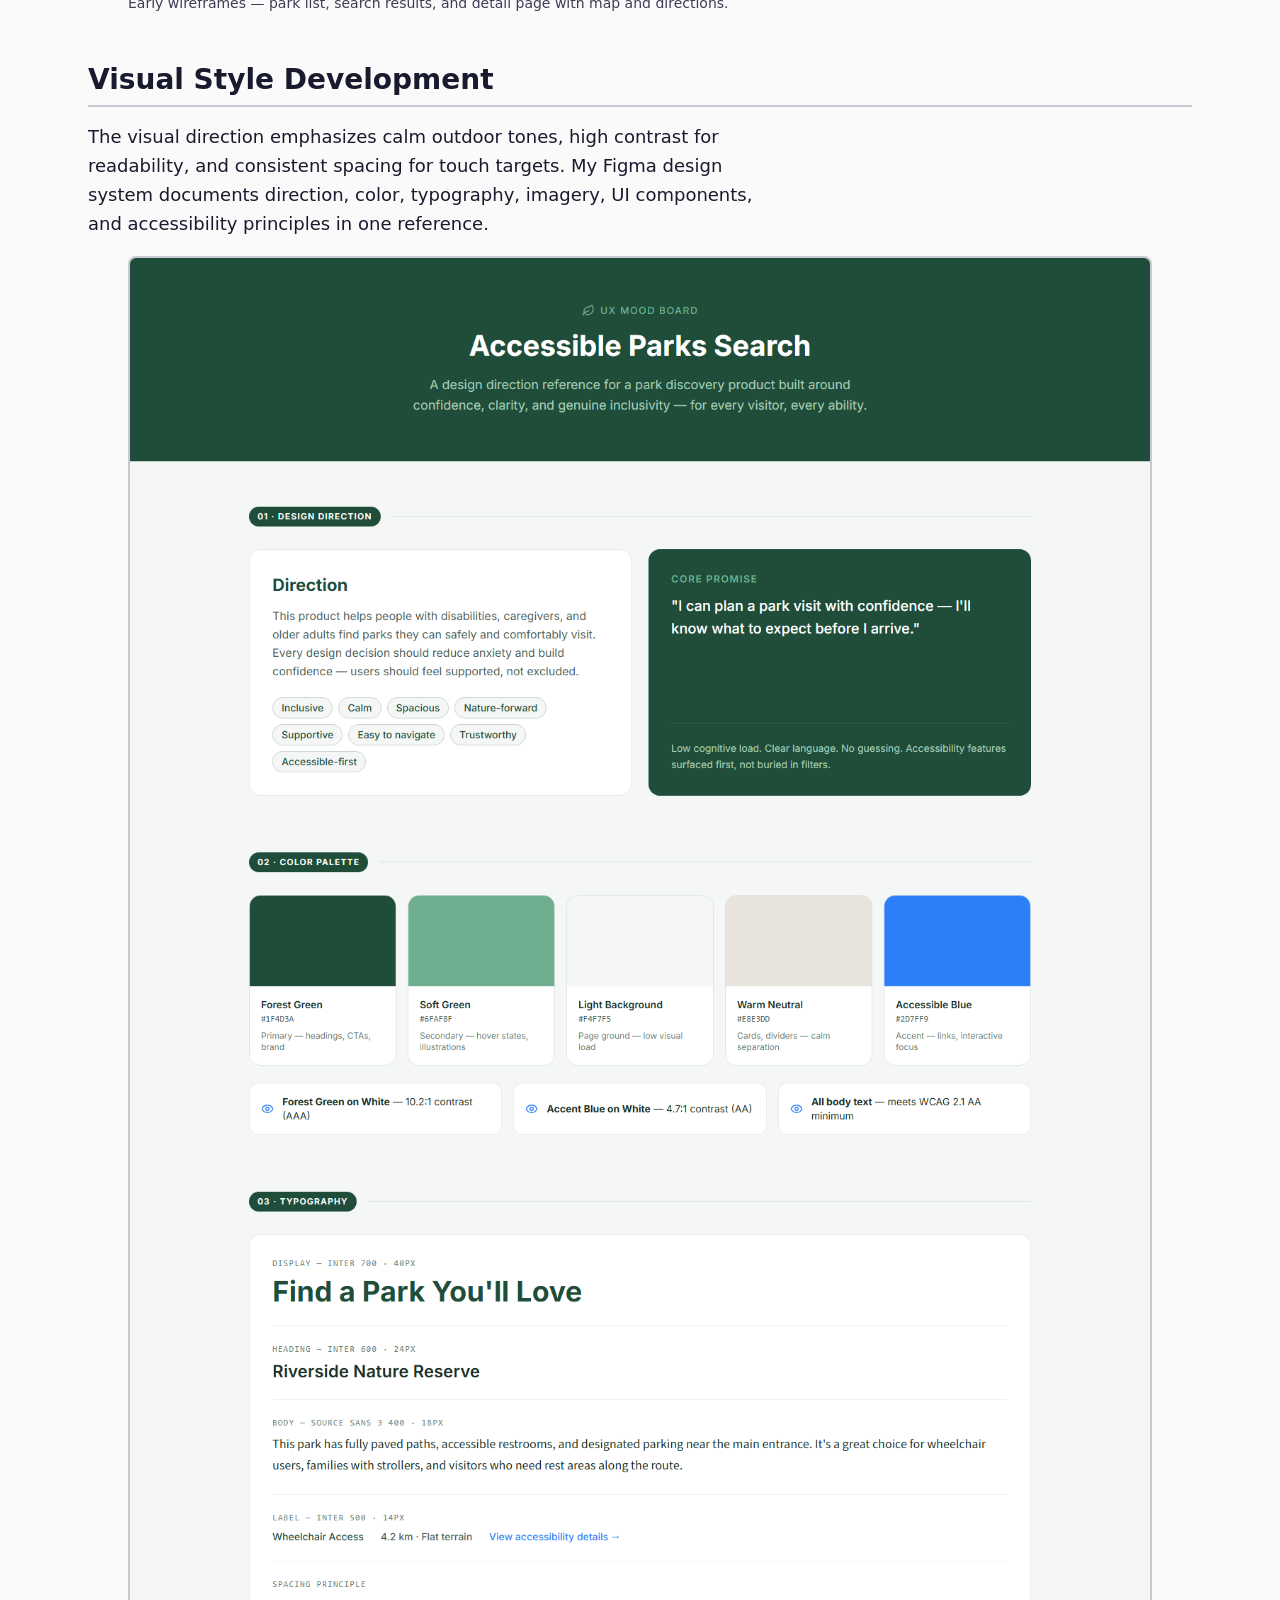
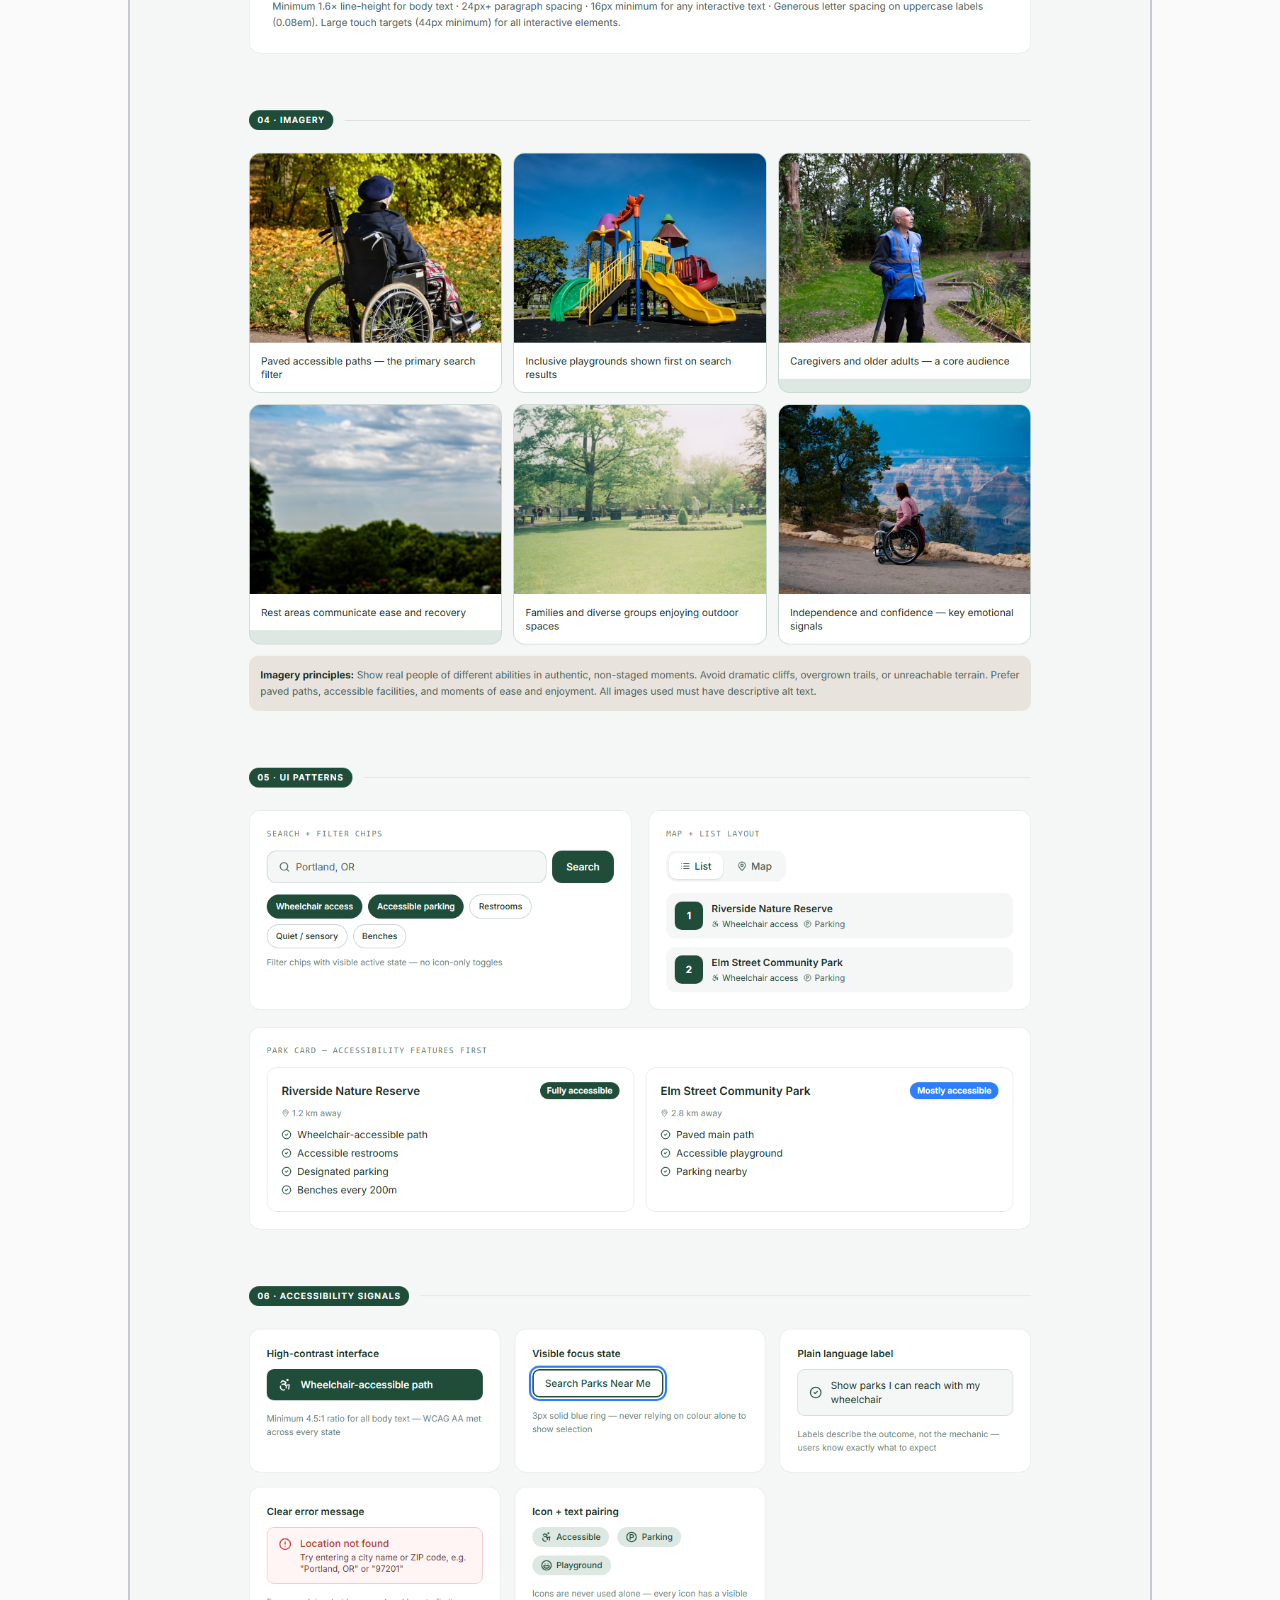
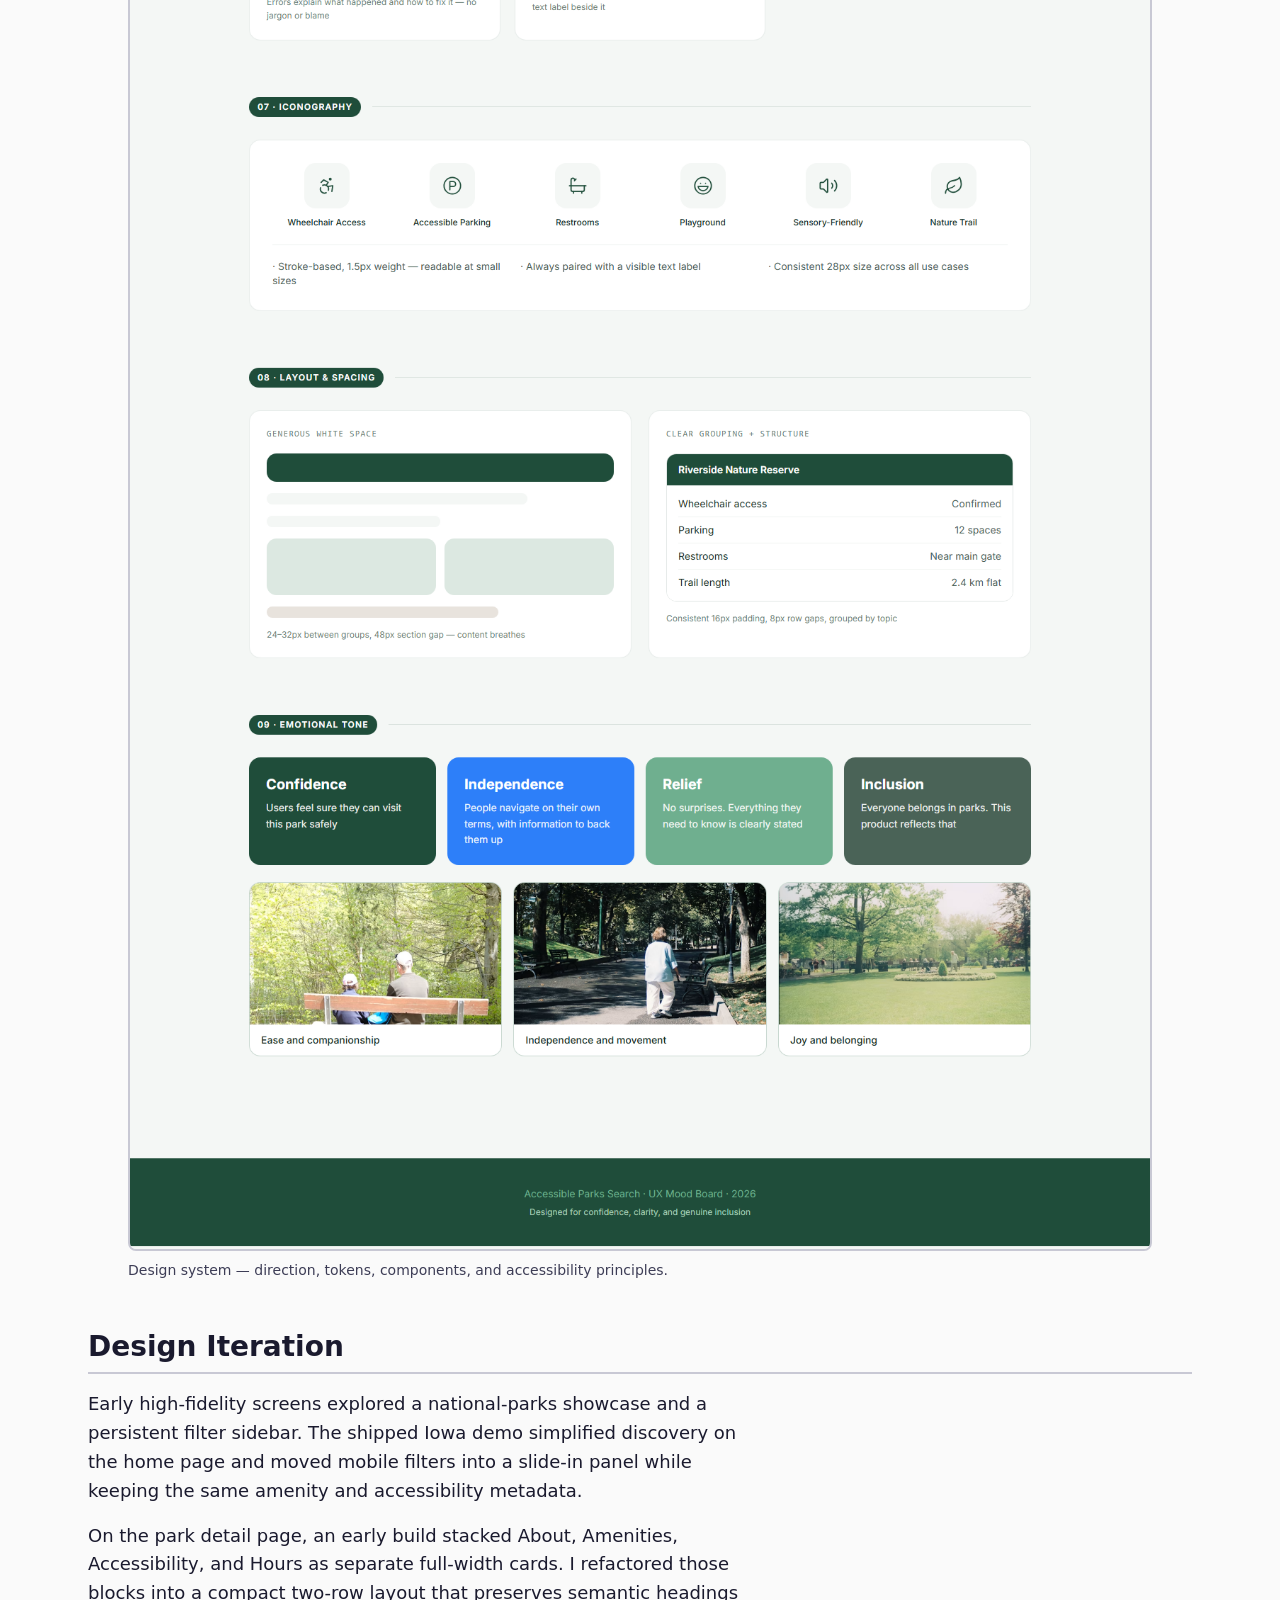
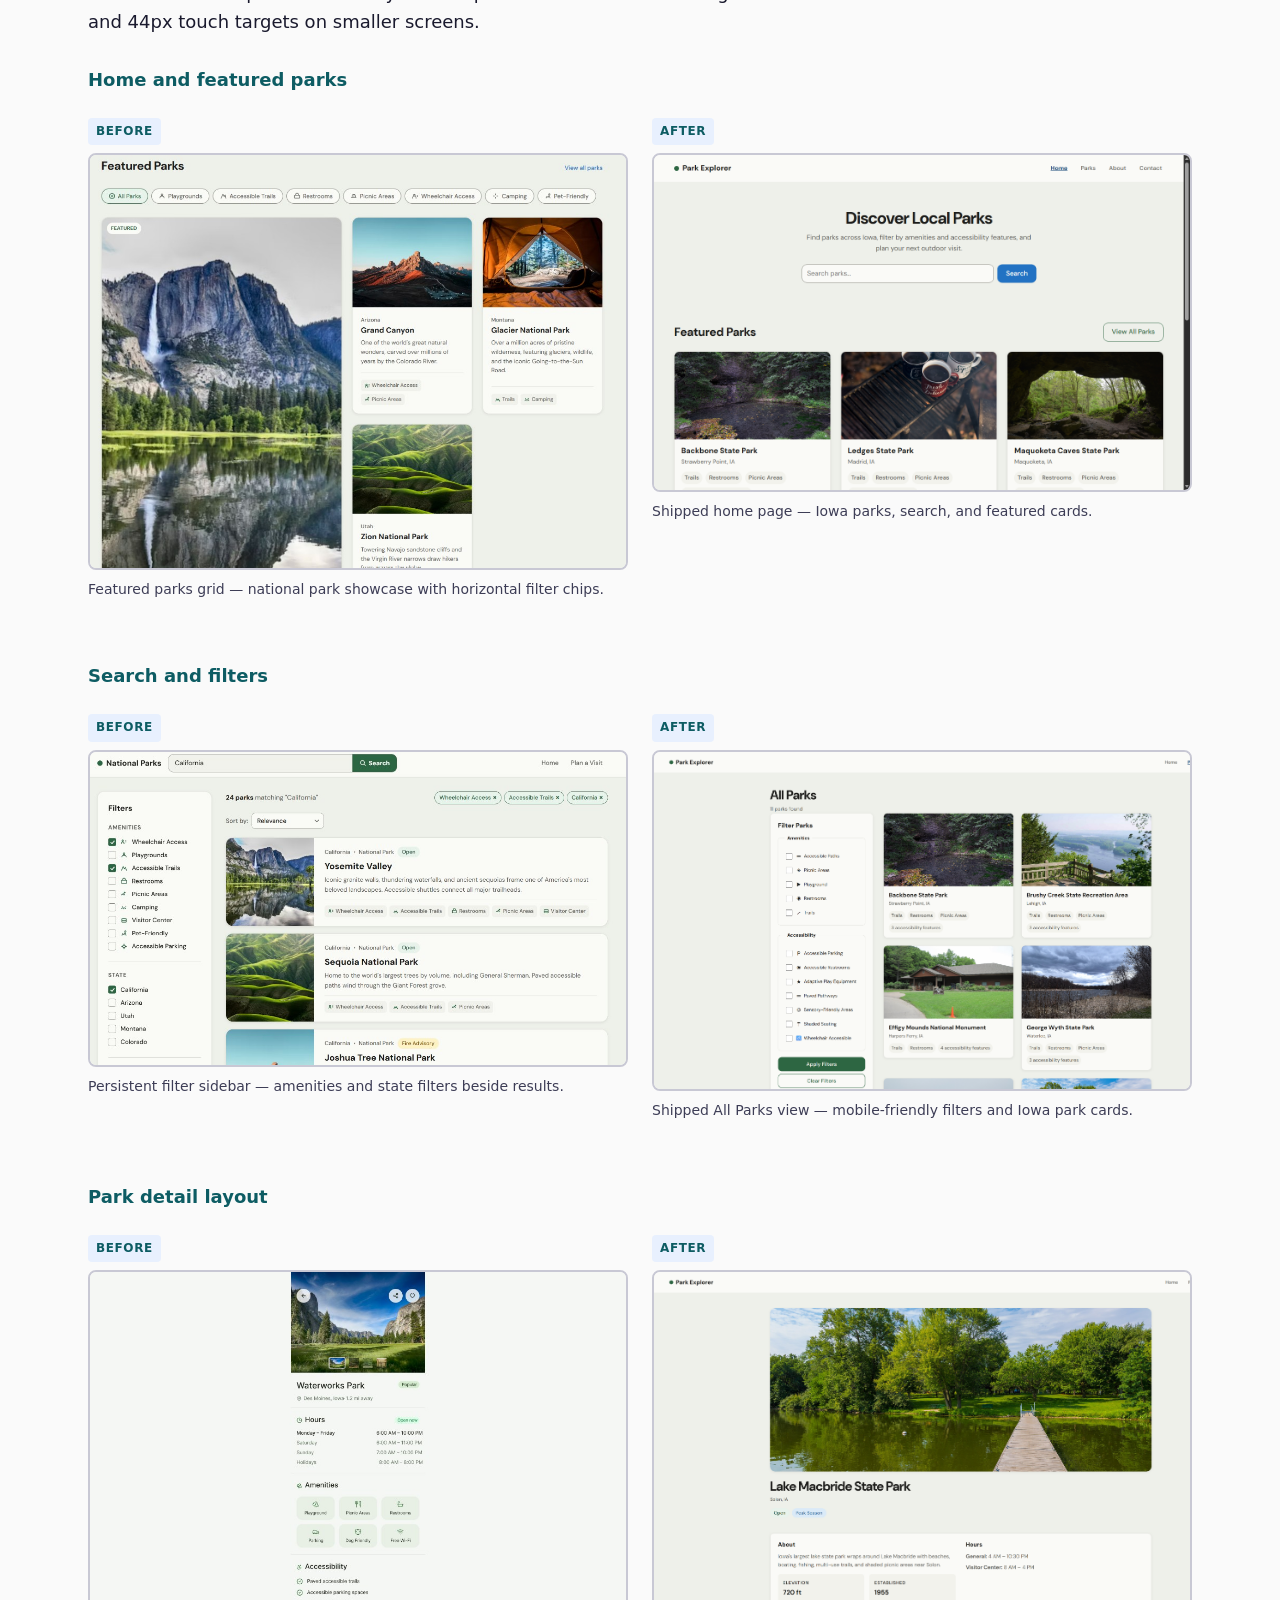
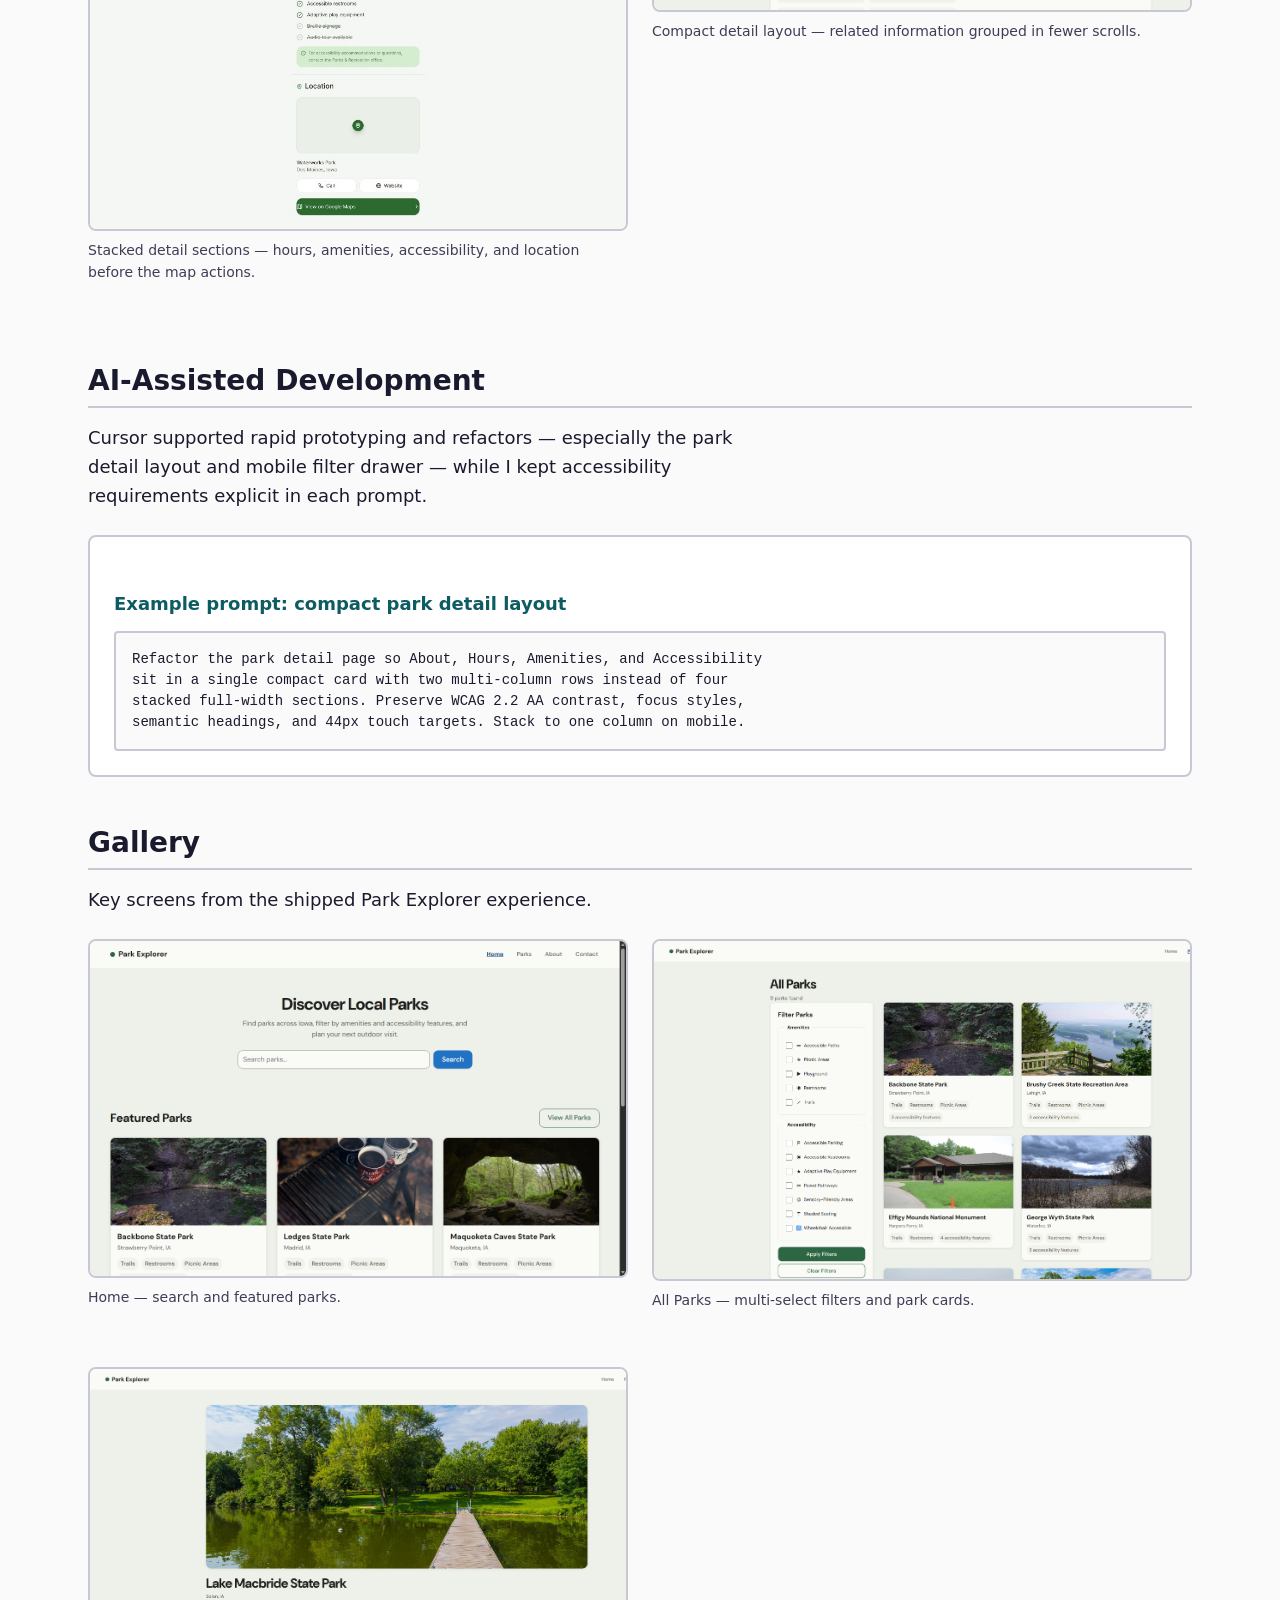
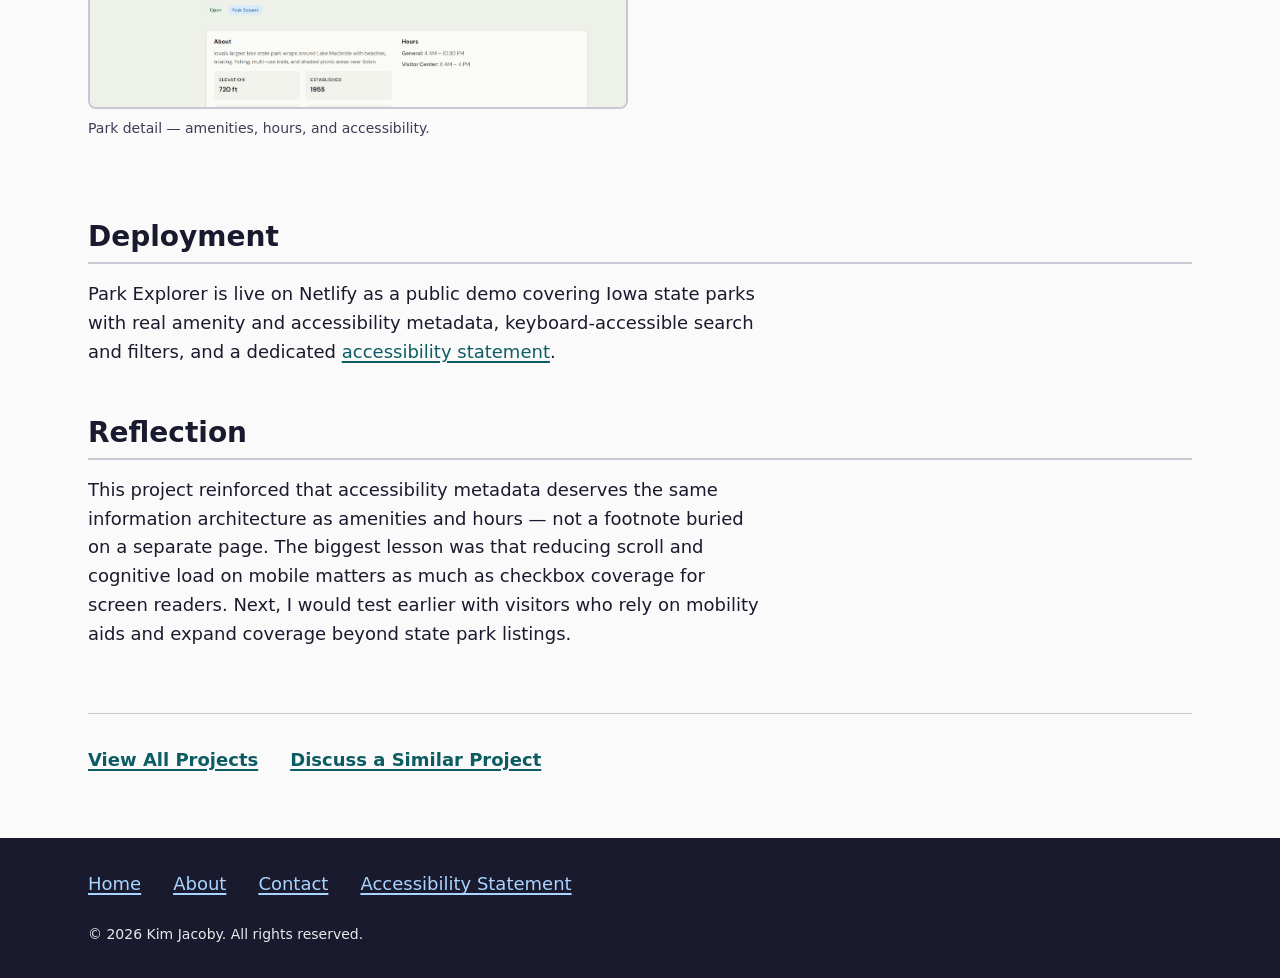
<file: projects/accessible-parks.html>
<!DOCTYPE html>
<html lang="en">
<head>
  <meta charset="UTF-8">
  <meta name="viewport" content="width=device-width, initial-scale=1.0">
  <meta name="description" content="Case Study: Accessible Parks Search for Iowa — Park Explorer, a WCAG 2.2 AA web app for discovering Iowa parks by amenities and accessibility features.">
  <title>Accessible Parks Search for Iowa | Kim Jacoby</title>
  <link rel="stylesheet" href="../css/styles.css">
</head>
<body>
  <a class="skip-link" href="#main-content">Skip to main content</a>

  <header class="site-header">
    <div class="header-inner">
      <a class="site-logo" href="../index.html">Kim Jacoby</a>
      <button class="nav-toggle" type="button" aria-expanded="false" aria-controls="primary-navigation" aria-label="Open navigation menu">
        Menu
      </button>
      <nav class="site-nav" id="primary-navigation" aria-label="Primary">
        <ul>
          <li><a href="../index.html">Home</a></li>
          <li><a href="../about.html">About</a></li>
          <li><a href="../contact.html">Contact</a></li>
        </ul>
      </nav>
    </div>
  </header>

  <main id="main-content" tabindex="-1">
    <a class="back-link" href="../index.html#featured-projects">&larr; Back to Projects</a>

    <p class="case-study-eyebrow" aria-label="Project category">
      <span class="tag">UX Design</span>
      <span class="tag">Web App</span>
      <span class="tag">Accessibility</span>
    </p>

    <h1>Accessible Parks Search for Iowa</h1>

    <p class="case-study-lede">
      An accessible directory that helps visitors discover Iowa parks, filter by amenities and
      accessibility features, and plan visits with confidence before they arrive.
    </p>

    <ul class="project-meta" aria-label="Project details">
      <li><strong>Role</strong> UX design and accessibility</li>
      <li><strong>Timeline</strong> 2026</li>
      <li><strong>Tools</strong> Figma, Cursor, React, CSS, Netlify</li>
      <li><strong>Team</strong> Solo</li>
    </ul>

    <p>
      Park information for Iowa state parks is spread across agency sites, PDFs, and third-party
      listings — and accessibility details are especially hard to find. I designed
      <a href="https://park-explorer.netlify.app/">Park Explorer</a> to bring search, filtering,
      and accessibility metadata into one WCAG 2.2 AA experience.
    </p>

    <figure>
      <img
        class="project-hero-image"
        src="../images/parks-screenshot-home.png"
        alt="Screenshot of Park Explorer home page with search bar, featured parks, and amenity tags"
        width="1280"
        height="800"
        loading="lazy"
      >
      <figcaption>Park Explorer home screen — search, featured parks, and quick discovery.</figcaption>
    </figure>

    <div class="btn-group">
      <a
        class="btn btn-primary"
        href="https://park-explorer.netlify.app/"
        target="_blank"
        rel="noopener noreferrer"
      >View live demo<span class="visually-hidden"> (opens in new tab)</span></a>
      <a
        class="btn btn-secondary"
        href="https://park-explorer.netlify.app/accessibility"
        target="_blank"
        rel="noopener noreferrer"
      >Accessibility statement<span class="visually-hidden"> (opens in new tab)</span></a>
    </div>

    <section class="content-section" aria-labelledby="challenge-heading">
      <h2 id="challenge-heading">Challenge</h2>
      <p>
        Visitors planning outdoor trips often cannot tell whether a park offers paved pathways,
        accessible restrooms, adaptive play equipment, or sensory-friendly areas until they arrive.
        Existing resources require checking multiple websites, and filter tools rarely treat
        accessibility as first-class metadata.
      </p>
      <p>
        My goal was to reduce that uncertainty with a searchable, filterable directory built for
        keyboard and screen reader users — without sacrificing visual clarity on mobile.
      </p>
    </section>

    <section class="content-section" aria-labelledby="process-heading">
      <h2 id="process-heading">Process</h2>
      <p>
        The workflow moved from research and information architecture into visual exploration,
        then into token-based design, React development, accessibility iteration, and deployment.
      </p>
      <ol class="process-track" aria-label="Design and development process">
        <li>Research</li>
        <li>IA &amp; wireframes</li>
        <li>Visual style</li>
        <li>Build &amp; iterate</li>
        <li>Deploy</li>
      </ol>
      <ul class="process-substeps">
        <li>Audit existing park resources and define amenity/accessibility metadata</li>
        <li>Sketch and wireframe key flows in Figma</li>
        <li>Establish color, type, and spacing tokens for WCAG 2.2 AA</li>
        <li>Develop in React; refine detail layout and mobile filters from feedback</li>
        <li>Publish on Netlify with a conformance accessibility statement</li>
      </ul>
    </section>

    <section class="content-section" aria-labelledby="sketching-heading">
      <h2 id="sketching-heading">Sketching</h2>
      <p>
        Sketching helped me explore search, filter, and park-detail layouts quickly before moving
        into high-fidelity screens. Early explorations focused on how visitors compare amenities
        across parks and how much accessibility detail to surface on the card versus the detail page.
      </p>
      <figure>
        <img
          class="project-hero-image"
          src="../images/parks-sketch.png"
          alt="Low-fidelity wireframes showing park list with search, search results with empty state, and park detail with map and directions"
          width="1024"
          height="682"
          loading="lazy"
        >
        <figcaption>Early wireframes — park list, search results, and detail page with map and directions.</figcaption>
      </figure>
    </section>

    <section class="content-section" aria-labelledby="style-heading">
      <h2 id="style-heading">Visual Style Development</h2>
      <p>
        The visual direction emphasizes calm outdoor tones, high contrast for readability, and
        consistent spacing for touch targets. My Figma design system documents direction, color,
        typography, imagery, UI components, and accessibility principles in one reference.
      </p>
      <figure>
        <img
          class="project-hero-image"
          src="../images/parks-design-system.png"
          alt="Accessible Parks Search design system mood board showing direction, color palette, typography, imagery, UI patterns, accessibility signals, iconography, layout, and emotional tone"
          width="1440"
          height="5916"
          loading="lazy"
        >
        <figcaption>Design system — direction, tokens, components, and accessibility principles.</figcaption>
      </figure>
    </section>

    <section class="content-section" aria-labelledby="iteration-heading">
      <h2 id="iteration-heading">Design Iteration</h2>
      <p>
        Early high-fidelity screens explored a national-parks showcase and a persistent filter
        sidebar. The shipped Iowa demo simplified discovery on the home page and moved mobile
        filters into a slide-in panel while keeping the same amenity and accessibility metadata.
      </p>
      <p>
        On the park detail page, an early build stacked About, Amenities, Accessibility, and Hours
        as separate full-width cards. I refactored those blocks into a compact two-row layout that
        preserves semantic headings and 44px touch targets on smaller screens.
      </p>

      <h3>Home and featured parks</h3>
      <div class="comparison-grid" aria-label="Home page before and after">
        <figure>
          <span class="comparison-label">Before</span>
          <img
            class="project-hero-image"
            src="../images/parks-iteration-before-home.png"
            alt="Earlier Figma concept for featured parks with filter chips and a large hero card for national parks"
            width="1024"
            height="789"
            loading="lazy"
          >
          <figcaption>Featured parks grid — national park showcase with horizontal filter chips.</figcaption>
        </figure>
        <figure>
          <span class="comparison-label">After</span>
          <img
            class="project-hero-image"
            src="../images/parks-screenshot-home.png"
            alt="Park Explorer home page with Iowa featured parks and search"
            width="1280"
            height="800"
            loading="lazy"
          >
          <figcaption>Shipped home page — Iowa parks, search, and featured cards.</figcaption>
        </figure>
      </div>

      <h3>Search and filters</h3>
      <div class="comparison-grid" aria-label="Search and filters before and after">
        <figure>
          <span class="comparison-label">Before</span>
          <img
            class="project-hero-image"
            src="../images/parks-iteration-before-filters.png"
            alt="Earlier Figma concept with persistent left sidebar filters and California park search results"
            width="1024"
            height="598"
            loading="lazy"
          >
          <figcaption>Persistent filter sidebar — amenities and state filters beside results.</figcaption>
        </figure>
        <figure>
          <span class="comparison-label">After</span>
          <img
            class="project-hero-image"
            src="../images/parks-screenshot-filters.png"
            alt="Park Explorer All Parks page with filter panel and Iowa park cards"
            width="2497"
            height="1574"
            loading="lazy"
          >
          <figcaption>Shipped All Parks view — mobile-friendly filters and Iowa park cards.</figcaption>
        </figure>
      </div>

      <h3>Park detail layout</h3>
      <div class="comparison-grid" aria-label="Park detail before and after">
        <figure>
          <span class="comparison-label">Before</span>
          <img
            class="project-hero-image"
            src="../images/parks-iteration-before-detail.png"
            alt="Earlier Figma concept for Waterworks Park detail with stacked Hours, Amenities, Accessibility, and Location sections"
            width="987"
            height="1024"
            loading="lazy"
          >
          <figcaption>Stacked detail sections — hours, amenities, accessibility, and location before the map actions.</figcaption>
        </figure>
        <figure>
          <span class="comparison-label">After</span>
          <img
            class="project-hero-image"
            src="../images/parks-screenshot-detail.png"
            alt="Park Explorer detail page for Lake Macbride State Park with compact About, Hours, and Amenities layout"
            width="2497"
            height="1574"
            loading="lazy"
          >
          <figcaption>Compact detail layout — related information grouped in fewer scrolls.</figcaption>
        </figure>
      </div>
    </section>

    <section class="content-section" aria-labelledby="ai-heading">
      <h2 id="ai-heading">AI-Assisted Development</h2>
      <p>
        Cursor supported rapid prototyping and refactors — especially the park detail layout and
        mobile filter drawer — while I kept accessibility requirements explicit in each prompt.
      </p>
      <div class="prompt-block">
        <h3>Example prompt: compact park detail layout</h3>
        <pre>Refactor the park detail page so About, Hours, Amenities, and Accessibility
sit in a single compact card with two multi-column rows instead of four
stacked full-width sections. Preserve WCAG 2.2 AA contrast, focus styles,
semantic headings, and 44px touch targets. Stack to one column on mobile.</pre>
      </div>
    </section>

    <section class="content-section" aria-labelledby="gallery-heading">
      <h2 id="gallery-heading">Gallery</h2>
      <p>Key screens from the shipped Park Explorer experience.</p>
      <div class="gallery-grid">
        <figure>
          <img
            class="project-hero-image"
            src="../images/parks-screenshot-home.png"
            alt="Park Explorer home page with search and featured park cards"
            width="1280"
            height="800"
            loading="lazy"
          >
          <figcaption>Home — search and featured parks.</figcaption>
        </figure>
        <figure>
          <img
            class="project-hero-image"
            src="../images/parks-screenshot-filters.png"
            alt="Park Explorer All Parks page with amenity and accessibility filters"
            width="2497"
            height="1574"
            loading="lazy"
          >
          <figcaption>All Parks — multi-select filters and park cards.</figcaption>
        </figure>
        <figure>
          <img
            class="project-hero-image"
            src="../images/parks-screenshot-detail.png"
            alt="Park Explorer detail page with park information sections"
            width="2497"
            height="1574"
            loading="lazy"
          >
          <figcaption>Park detail — amenities, hours, and accessibility.</figcaption>
        </figure>
      </div>
    </section>

    <section class="content-section" aria-labelledby="deployment-heading">
      <h2 id="deployment-heading">Deployment</h2>
      <p>
        Park Explorer is live on Netlify as a public demo covering Iowa state parks with real
        amenity and accessibility metadata, keyboard-accessible search and filters, and a dedicated
        <a
          href="https://park-explorer.netlify.app/accessibility"
          target="_blank"
          rel="noopener noreferrer"
        >accessibility statement<span class="visually-hidden"> (opens in new tab)</span></a>.
      </p>
    </section>

    <section class="content-section" aria-labelledby="reflection-heading">
      <h2 id="reflection-heading">Reflection</h2>
      <p>
        This project reinforced that accessibility metadata deserves the same information architecture
        as amenities and hours — not a footnote buried on a separate page. The biggest lesson was
        that reducing scroll and cognitive load on mobile matters as much as checkbox coverage for
        screen readers. Next, I would test earlier with visitors who rely on mobility aids and
        expand coverage beyond state park listings.
      </p>
    </section>

    <div class="case-study-actions" role="group" aria-label="Project navigation">
      <a href="../index.html#featured-projects">View All Projects</a>
      <a href="../contact.html">Discuss a Similar Project</a>
    </div>
  </main>

  <footer class="site-footer">
    <div class="footer-inner">
      <nav class="footer-nav" aria-label="Footer">
        <ul>
          <li><a href="../index.html">Home</a></li>
          <li><a href="../about.html">About</a></li>
          <li><a href="../contact.html">Contact</a></li>
          <li><a href="../accessibility.html">Accessibility Statement</a></li>
        </ul>
      </nav>
      <p class="footer-copy">&copy; 2026 Kim Jacoby. All rights reserved.</p>
    </div>
  </footer>

  <script src="../js/script.js"></script>
</body>
</html>
</file>
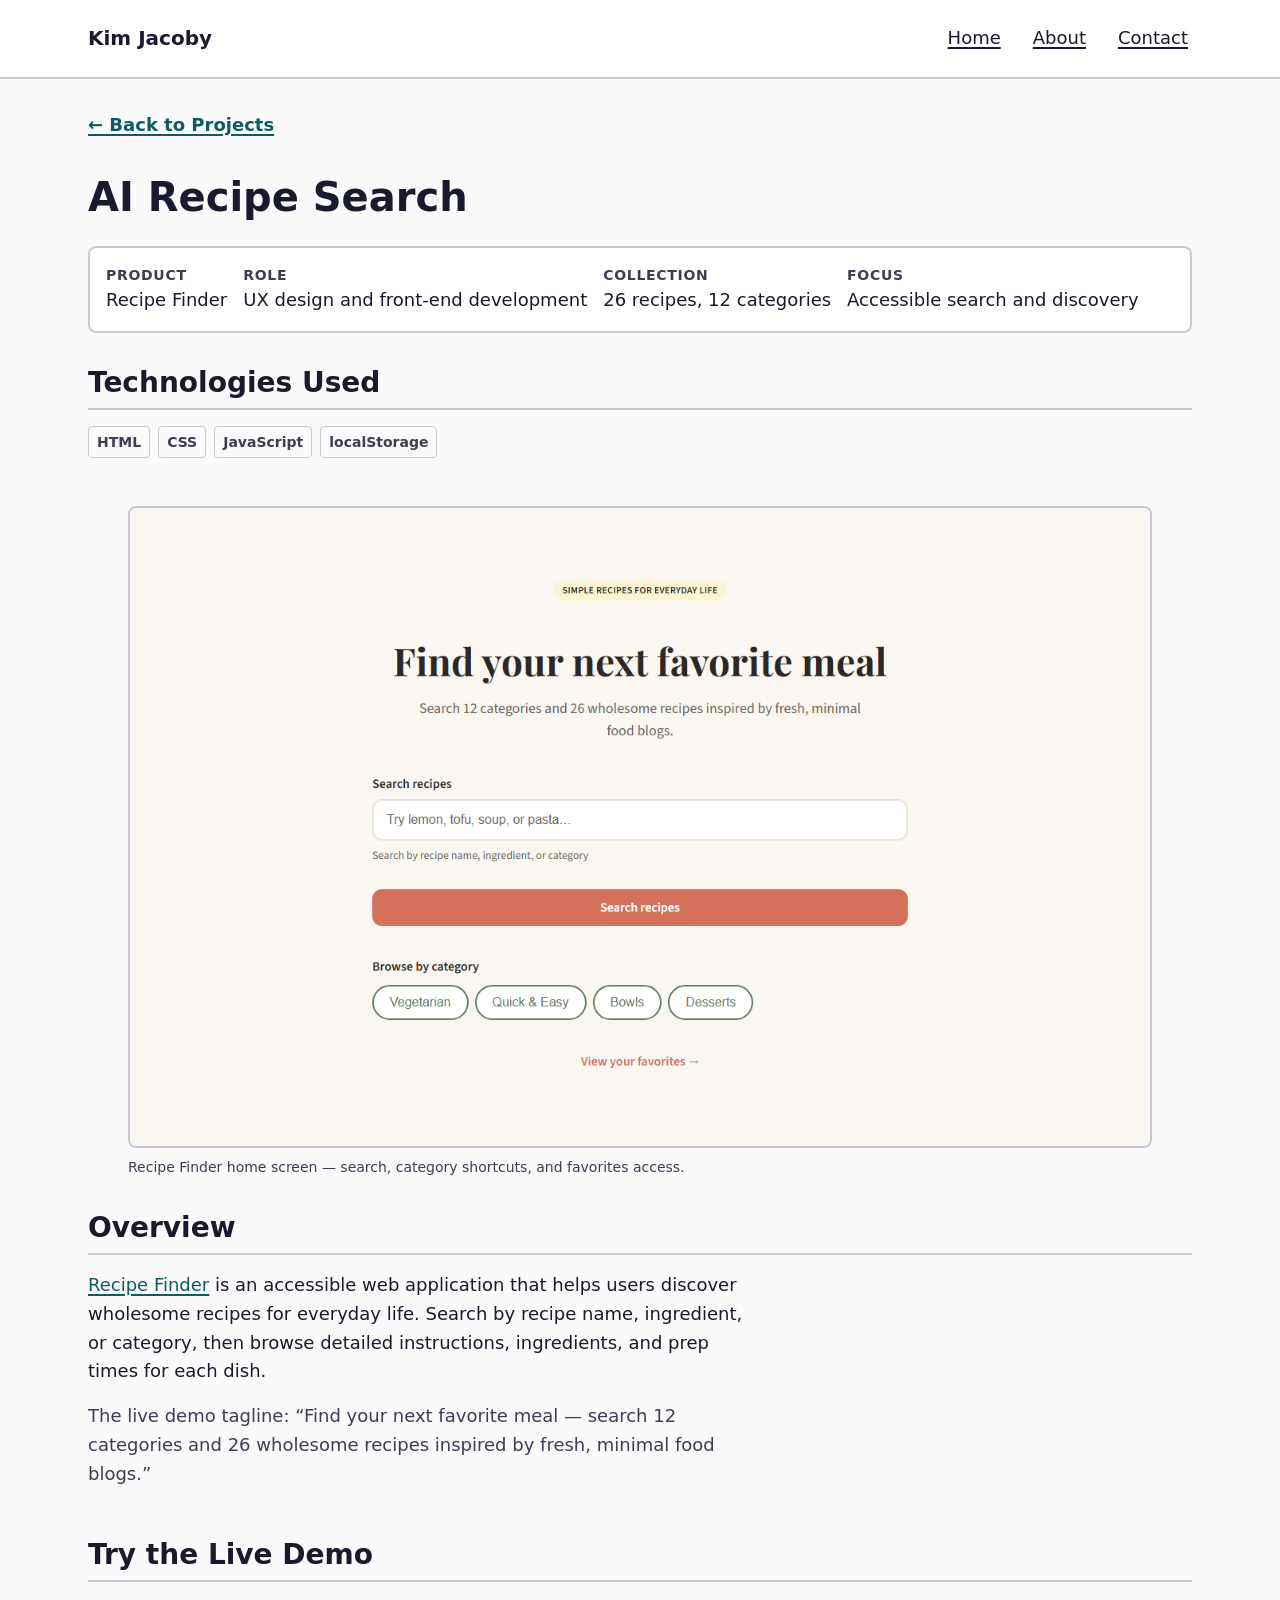
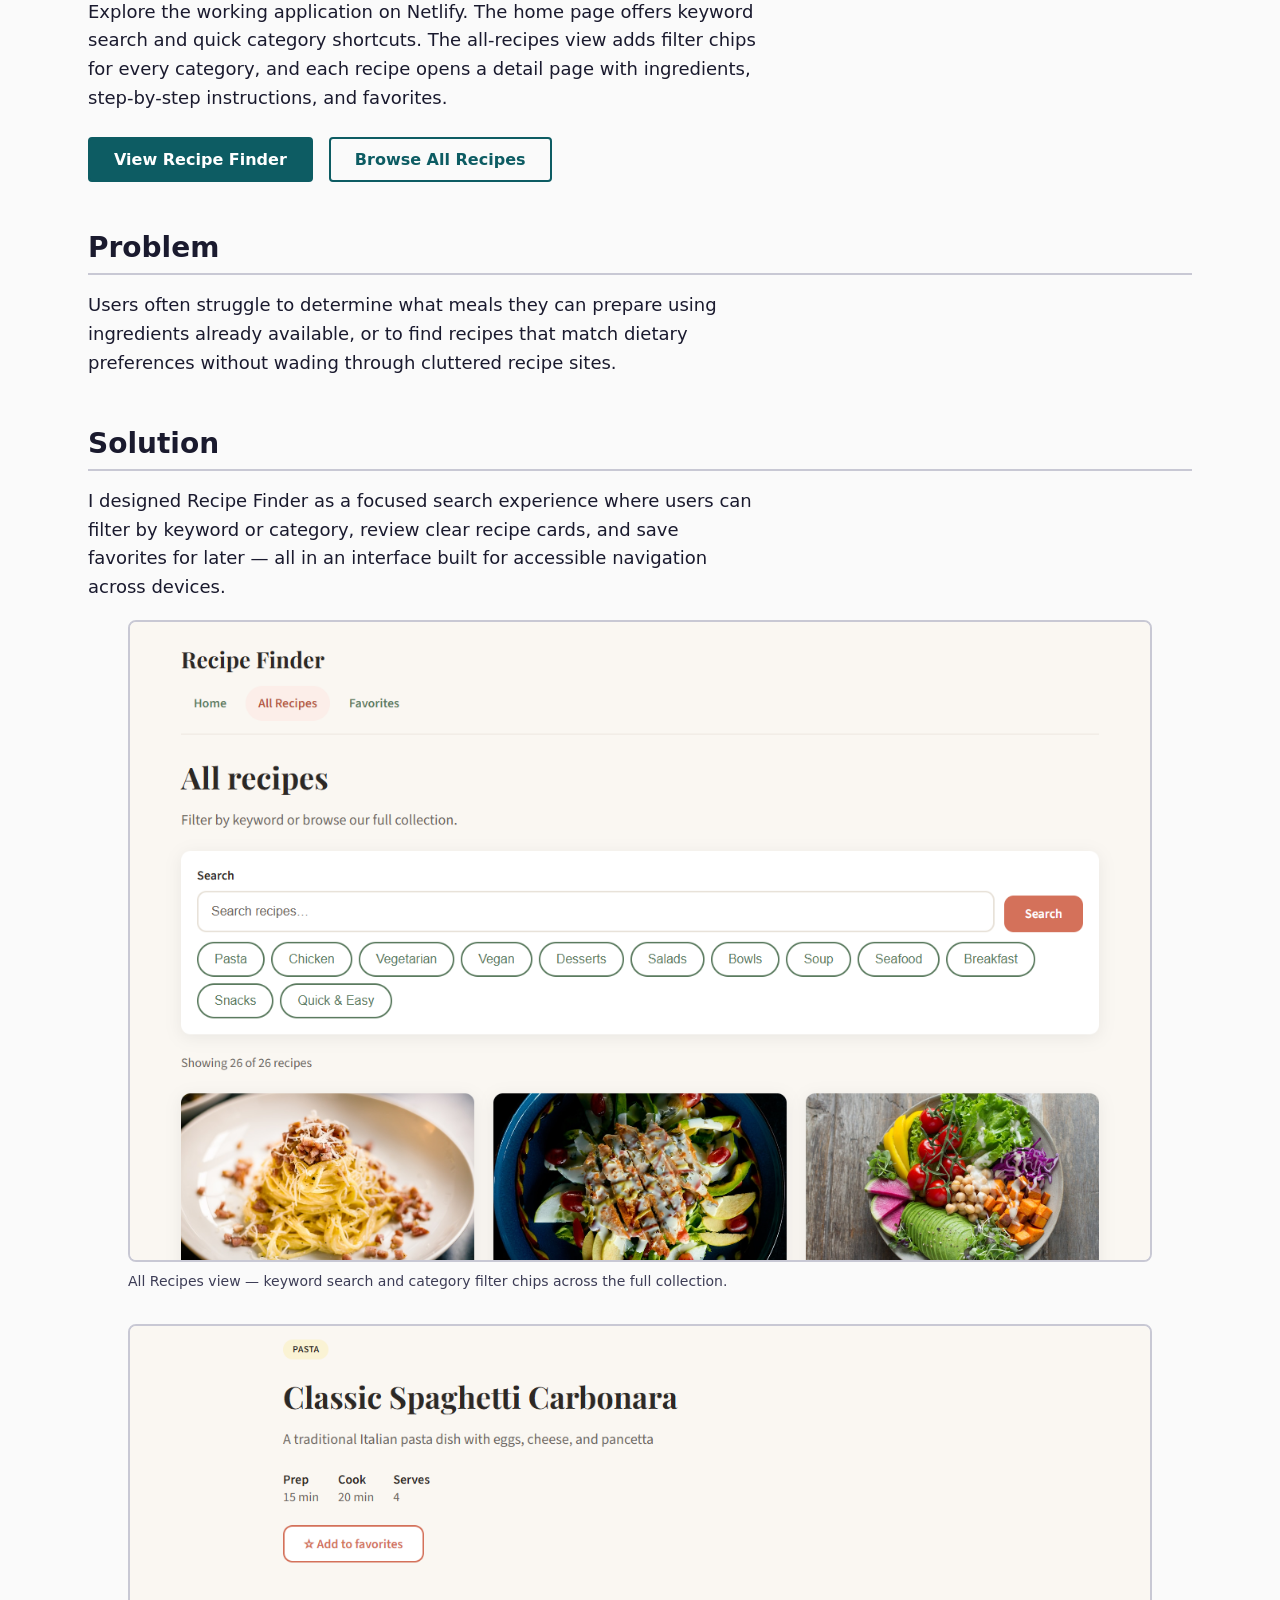
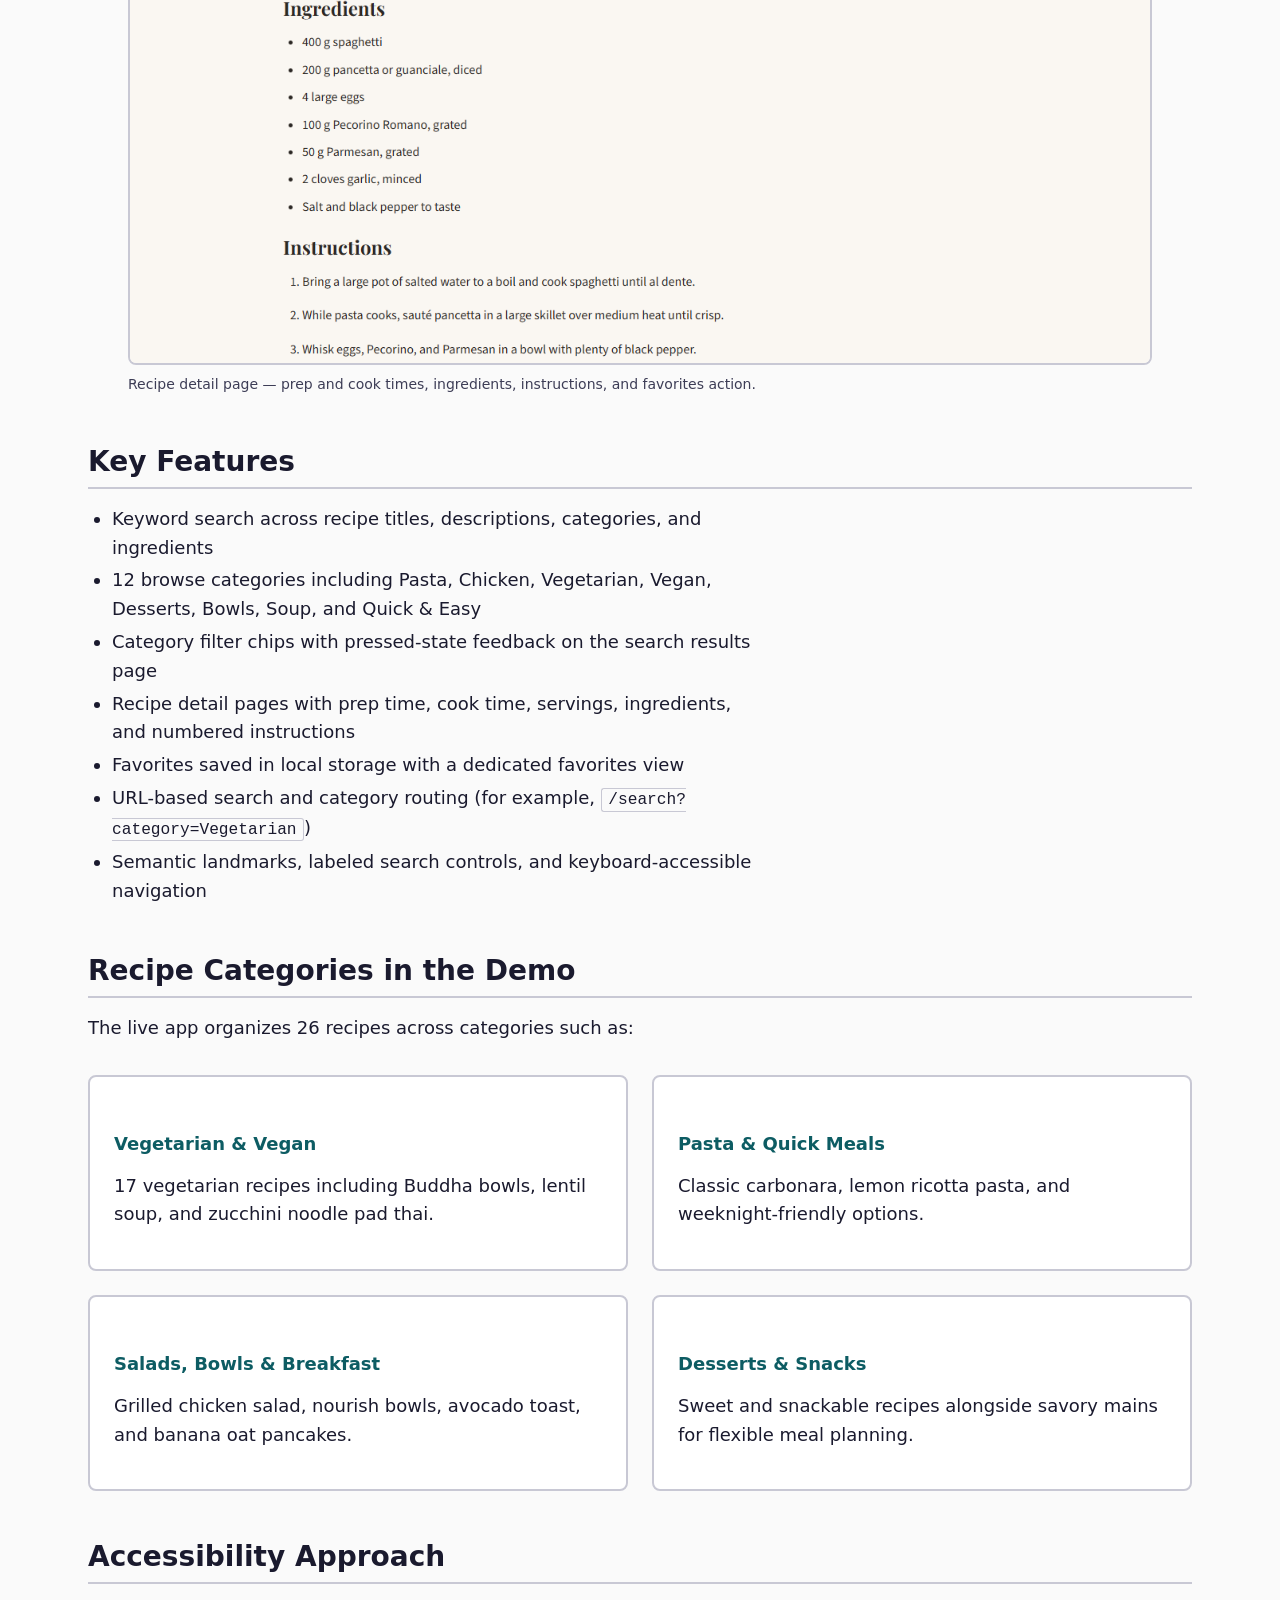
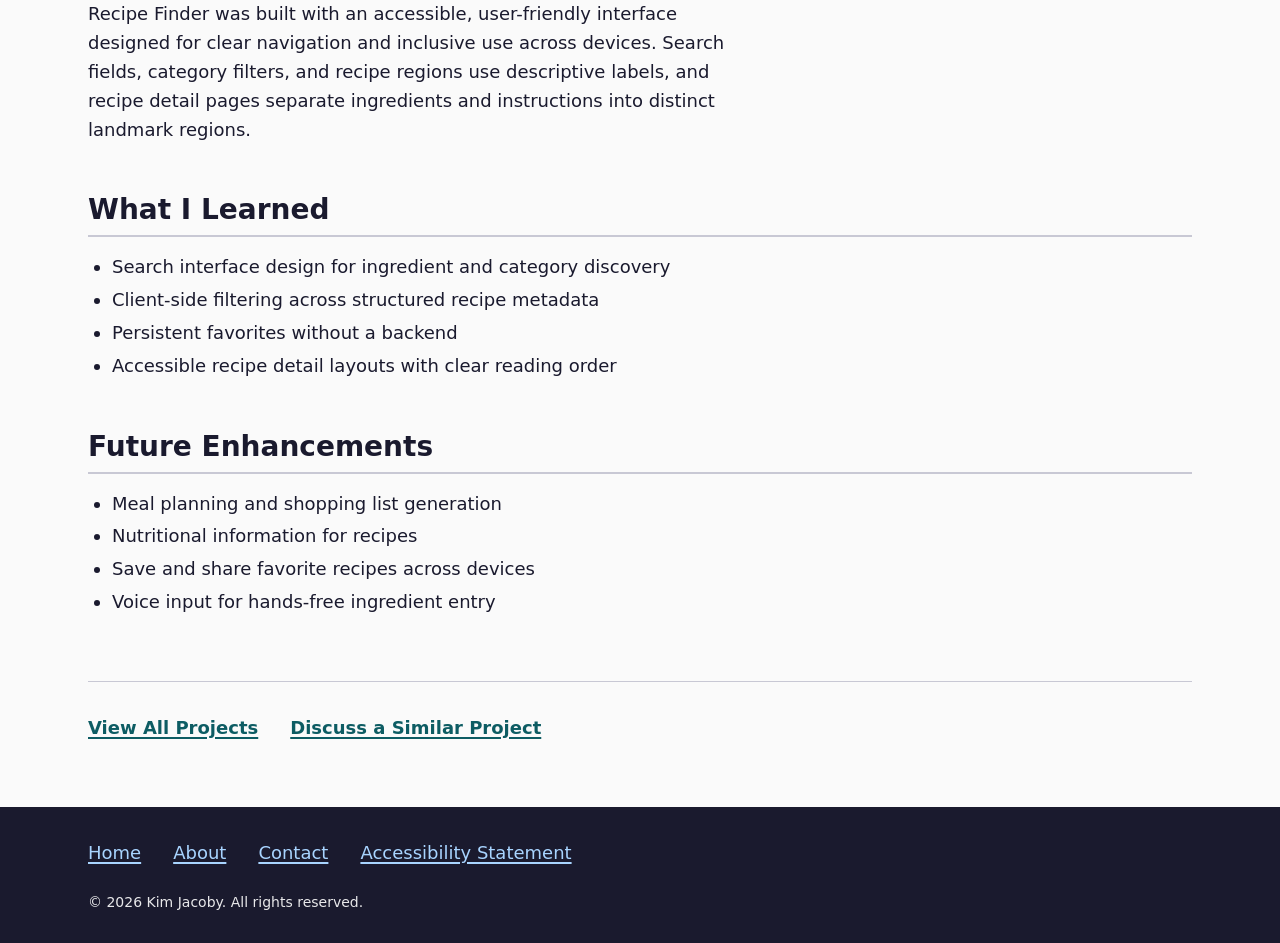
<file: projects/recipe-search.html>
<!DOCTYPE html>
<html lang="en">
<head>
  <meta charset="UTF-8">
  <meta name="viewport" content="width=device-width, initial-scale=1.0">
  <meta name="description" content="Case Study: AI Recipe Search — Recipe Finder, an accessible web app for searching 26 recipes across 12 categories with favorites and detailed instructions.">
  <title>AI Recipe Search | Kim Jacoby</title>
  <link rel="stylesheet" href="../css/styles.css">
</head>
<body>
  <a class="skip-link" href="#main-content">Skip to main content</a>

  <header class="site-header">
    <div class="header-inner">
      <a class="site-logo" href="../index.html">Kim Jacoby</a>
      <button class="nav-toggle" type="button" aria-expanded="false" aria-controls="primary-navigation" aria-label="Open navigation menu">
        Menu
      </button>
      <nav class="site-nav" id="primary-navigation" aria-label="Primary">
        <ul>
          <li><a href="../index.html">Home</a></li>
          <li><a href="../about.html">About</a></li>
          <li><a href="../contact.html">Contact</a></li>
        </ul>
      </nav>
    </div>
  </header>

  <main id="main-content" tabindex="-1">
    <a class="back-link" href="../index.html#featured-projects">&larr; Back to Projects</a>

    <h1>AI Recipe Search</h1>

    <ul class="project-meta" aria-label="Project details">
      <li><strong>Product</strong> Recipe Finder</li>
      <li><strong>Role</strong> UX design and front-end development</li>
      <li><strong>Collection</strong> 26 recipes, 12 categories</li>
      <li><strong>Focus</strong> Accessible search and discovery</li>
    </ul>

    <section class="content-section" aria-labelledby="technologies-heading">
      <h2 id="technologies-heading">Technologies Used</h2>
      <ul class="tech-list" aria-label="Technologies used">
        <li><span class="tag">HTML</span></li>
        <li><span class="tag">CSS</span></li>
        <li><span class="tag">JavaScript</span></li>
        <li><span class="tag">localStorage</span></li>
      </ul>
    </section>

    <figure>
      <img
        class="project-hero-image"
        src="../images/recipe-screenshot-home.png"
        alt="Screenshot of Recipe Finder home page with search field, category shortcuts, and favorites link"
        width="1280"
        height="800"
        loading="lazy"
      >
      <figcaption>Recipe Finder home screen — search, category shortcuts, and favorites access.</figcaption>
    </figure>

    <section class="content-section" aria-labelledby="overview-heading">
      <h2 id="overview-heading">Overview</h2>
      <p>
        <a href="https://accessible-recipe-finder.netlify.app/">Recipe Finder</a> is an accessible web
        application that helps users discover wholesome recipes for everyday life. Search by recipe
        name, ingredient, or category, then browse detailed instructions, ingredients, and prep
        times for each dish.
      </p>
      <p class="text-muted">
        The live demo tagline: “Find your next favorite meal — search 12 categories and 26 wholesome
        recipes inspired by fresh, minimal food blogs.”
      </p>
    </section>

    <section class="content-section" aria-labelledby="demo-heading">
      <h2 id="demo-heading">Try the Live Demo</h2>
      <p>
        Explore the working application on Netlify. The home page offers keyword search and quick
        category shortcuts. The all-recipes view adds filter chips for every category, and each
        recipe opens a detail page with ingredients, step-by-step instructions, and favorites.
      </p>
      <div class="btn-group">
        <a
          class="btn btn-primary"
          href="https://accessible-recipe-finder.netlify.app/"
          target="_blank"
          rel="noopener noreferrer"
        >View Recipe Finder<span class="visually-hidden"> (opens in new tab)</span></a>
        <a
          class="btn btn-secondary"
          href="https://accessible-recipe-finder.netlify.app/search"
          target="_blank"
          rel="noopener noreferrer"
        >Browse All Recipes<span class="visually-hidden"> (opens in new tab)</span></a>
      </div>
    </section>

    <section class="content-section" aria-labelledby="problem-heading">
      <h2 id="problem-heading">Problem</h2>
      <p>
        Users often struggle to determine what meals they can prepare using ingredients already
        available, or to find recipes that match dietary preferences without wading through cluttered
        recipe sites.
      </p>
    </section>

    <section class="content-section" aria-labelledby="solution-heading">
      <h2 id="solution-heading">Solution</h2>
      <p>
        I designed Recipe Finder as a focused search experience where users can filter by keyword or
        category, review clear recipe cards, and save favorites for later — all in an interface
        built for accessible navigation across devices.
      </p>
      <figure>
        <img
          class="project-hero-image"
          src="../images/recipe-screenshot-search.png"
          alt="Recipe Finder All Recipes page showing search field, category filter chips, and recipe cards"
          width="1280"
          height="800"
          loading="lazy"
        >
        <figcaption>All Recipes view — keyword search and category filter chips across the full collection.</figcaption>
      </figure>
      <figure>
        <img
          class="project-hero-image"
          src="../images/recipe-screenshot-detail.png"
          alt="Recipe Finder detail page for Classic Spaghetti Carbonara showing prep time, ingredients, and step-by-step instructions"
          width="1280"
          height="800"
          loading="lazy"
        >
        <figcaption>Recipe detail page — prep and cook times, ingredients, instructions, and favorites action.</figcaption>
      </figure>
    </section>

    <section class="content-section" aria-labelledby="features-heading">
      <h2 id="features-heading">Key Features</h2>
      <ul>
        <li>Keyword search across recipe titles, descriptions, categories, and ingredients</li>
        <li>12 browse categories including Pasta, Chicken, Vegetarian, Vegan, Desserts, Bowls, Soup, and Quick &amp; Easy</li>
        <li>Category filter chips with pressed-state feedback on the search results page</li>
        <li>Recipe detail pages with prep time, cook time, servings, ingredients, and numbered instructions</li>
        <li>Favorites saved in local storage with a dedicated favorites view</li>
        <li>URL-based search and category routing (for example, <code>/search?category=Vegetarian</code>)</li>
        <li>Semantic landmarks, labeled search controls, and keyboard-accessible navigation</li>
      </ul>
    </section>

    <section class="content-section" aria-labelledby="categories-heading">
      <h2 id="categories-heading">Recipe Categories in the Demo</h2>
      <p>The live app organizes 26 recipes across categories such as:</p>
      <ul class="feature-list" aria-label="Recipe categories in Recipe Finder">
        <li>
          <h3>Vegetarian &amp; Vegan</h3>
          <p>17 vegetarian recipes including Buddha bowls, lentil soup, and zucchini noodle pad thai.</p>
        </li>
        <li>
          <h3>Pasta &amp; Quick Meals</h3>
          <p>Classic carbonara, lemon ricotta pasta, and weeknight-friendly options.</p>
        </li>
        <li>
          <h3>Salads, Bowls &amp; Breakfast</h3>
          <p>Grilled chicken salad, nourish bowls, avocado toast, and banana oat pancakes.</p>
        </li>
        <li>
          <h3>Desserts &amp; Snacks</h3>
          <p>Sweet and snackable recipes alongside savory mains for flexible meal planning.</p>
        </li>
      </ul>
    </section>

    <section class="content-section" aria-labelledby="accessibility-heading">
      <h2 id="accessibility-heading">Accessibility Approach</h2>
      <p>
        Recipe Finder was built with an accessible, user-friendly interface designed for clear
        navigation and inclusive use across devices. Search fields, category filters, and recipe
        regions use descriptive labels, and recipe detail pages separate ingredients and instructions
        into distinct landmark regions.
      </p>
    </section>

    <section class="content-section" aria-labelledby="learned-heading">
      <h2 id="learned-heading">What I Learned</h2>
      <ul>
        <li>Search interface design for ingredient and category discovery</li>
        <li>Client-side filtering across structured recipe metadata</li>
        <li>Persistent favorites without a backend</li>
        <li>Accessible recipe detail layouts with clear reading order</li>
      </ul>
    </section>

    <section class="content-section" aria-labelledby="future-heading">
      <h2 id="future-heading">Future Enhancements</h2>
      <ul>
        <li>Meal planning and shopping list generation</li>
        <li>Nutritional information for recipes</li>
        <li>Save and share favorite recipes across devices</li>
        <li>Voice input for hands-free ingredient entry</li>
      </ul>
    </section>

    <div class="case-study-actions" role="group" aria-label="Project navigation">
      <a href="../index.html#featured-projects">View All Projects</a>
      <a href="../contact.html">Discuss a Similar Project</a>
    </div>
  </main>

  <footer class="site-footer">
    <div class="footer-inner">
      <nav class="footer-nav" aria-label="Footer">
        <ul>
          <li><a href="../index.html">Home</a></li>
          <li><a href="../about.html">About</a></li>
          <li><a href="../contact.html">Contact</a></li>
          <li><a href="../accessibility.html">Accessibility Statement</a></li>
        </ul>
      </nav>
      <p class="footer-copy">&copy; 2026 Kim Jacoby. All rights reserved.</p>
    </div>
  </footer>

  <script src="../js/script.js"></script>
</body>
</html>
</file>
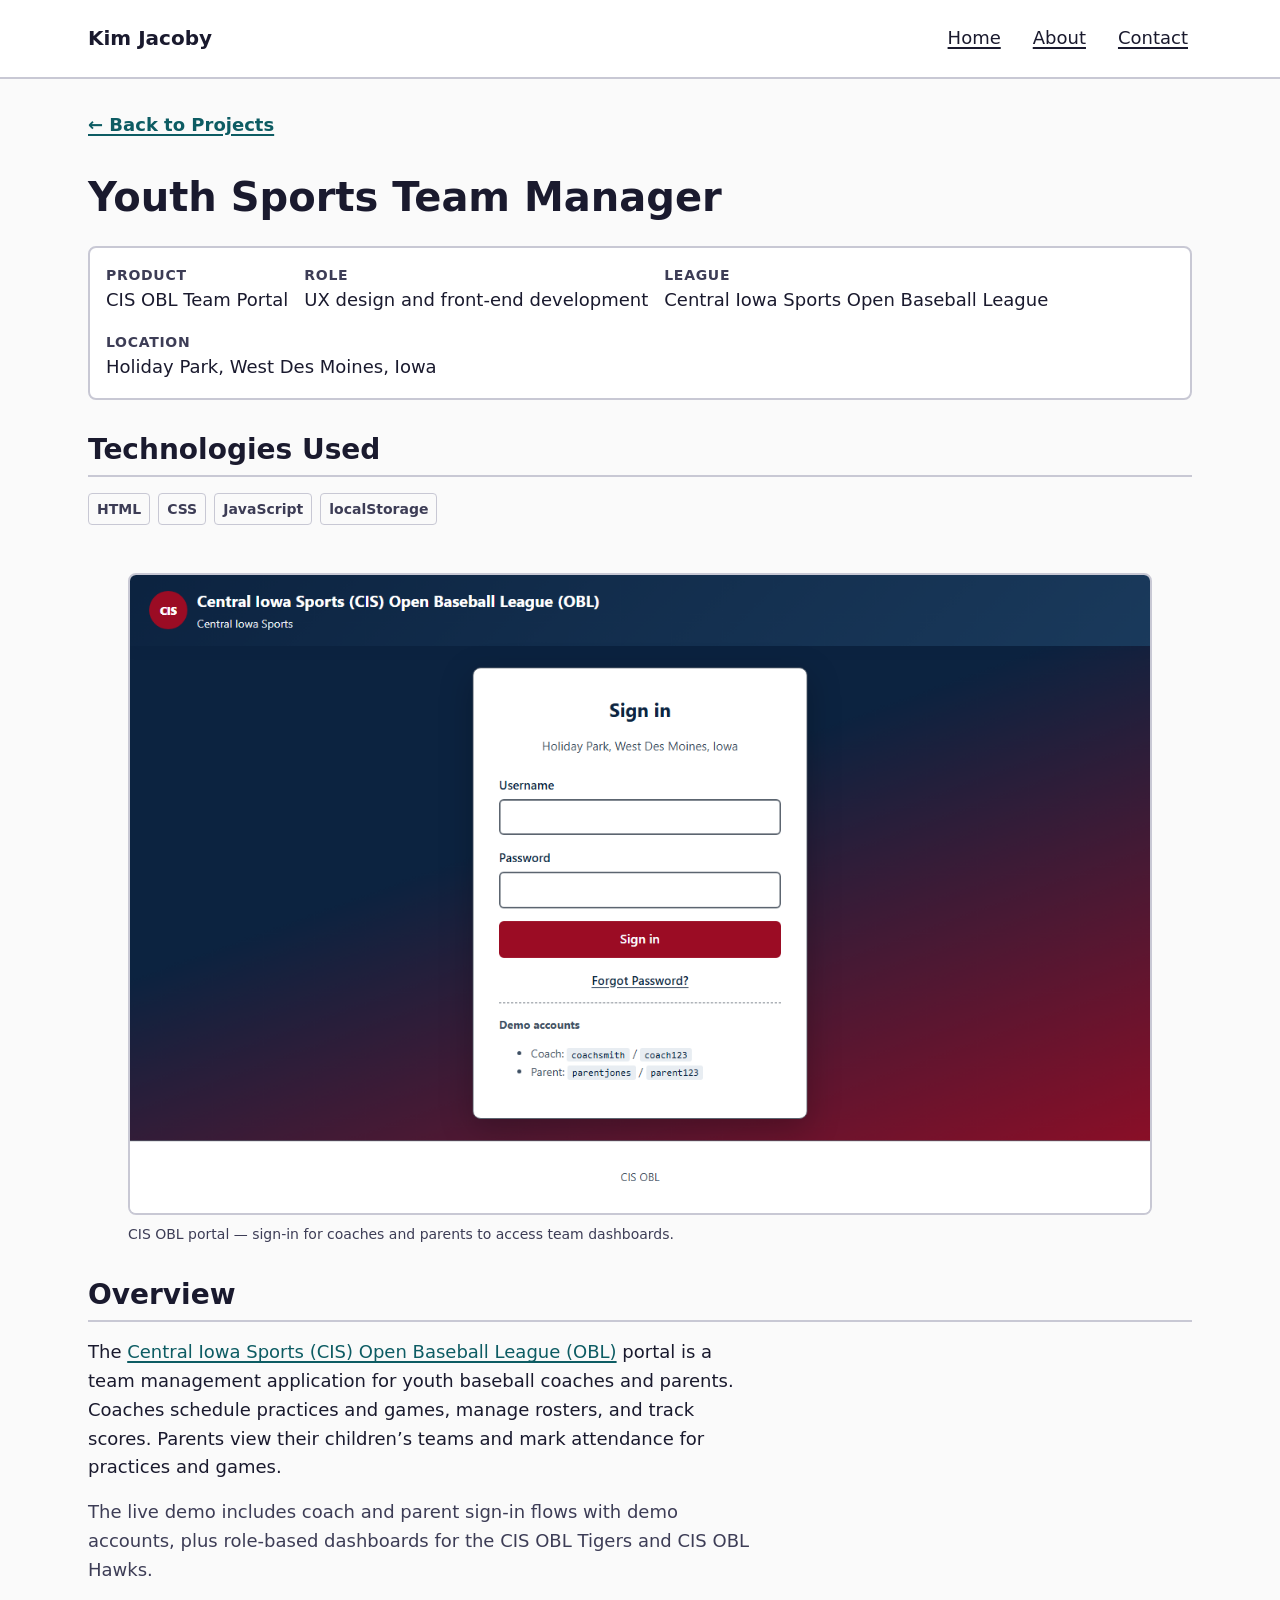
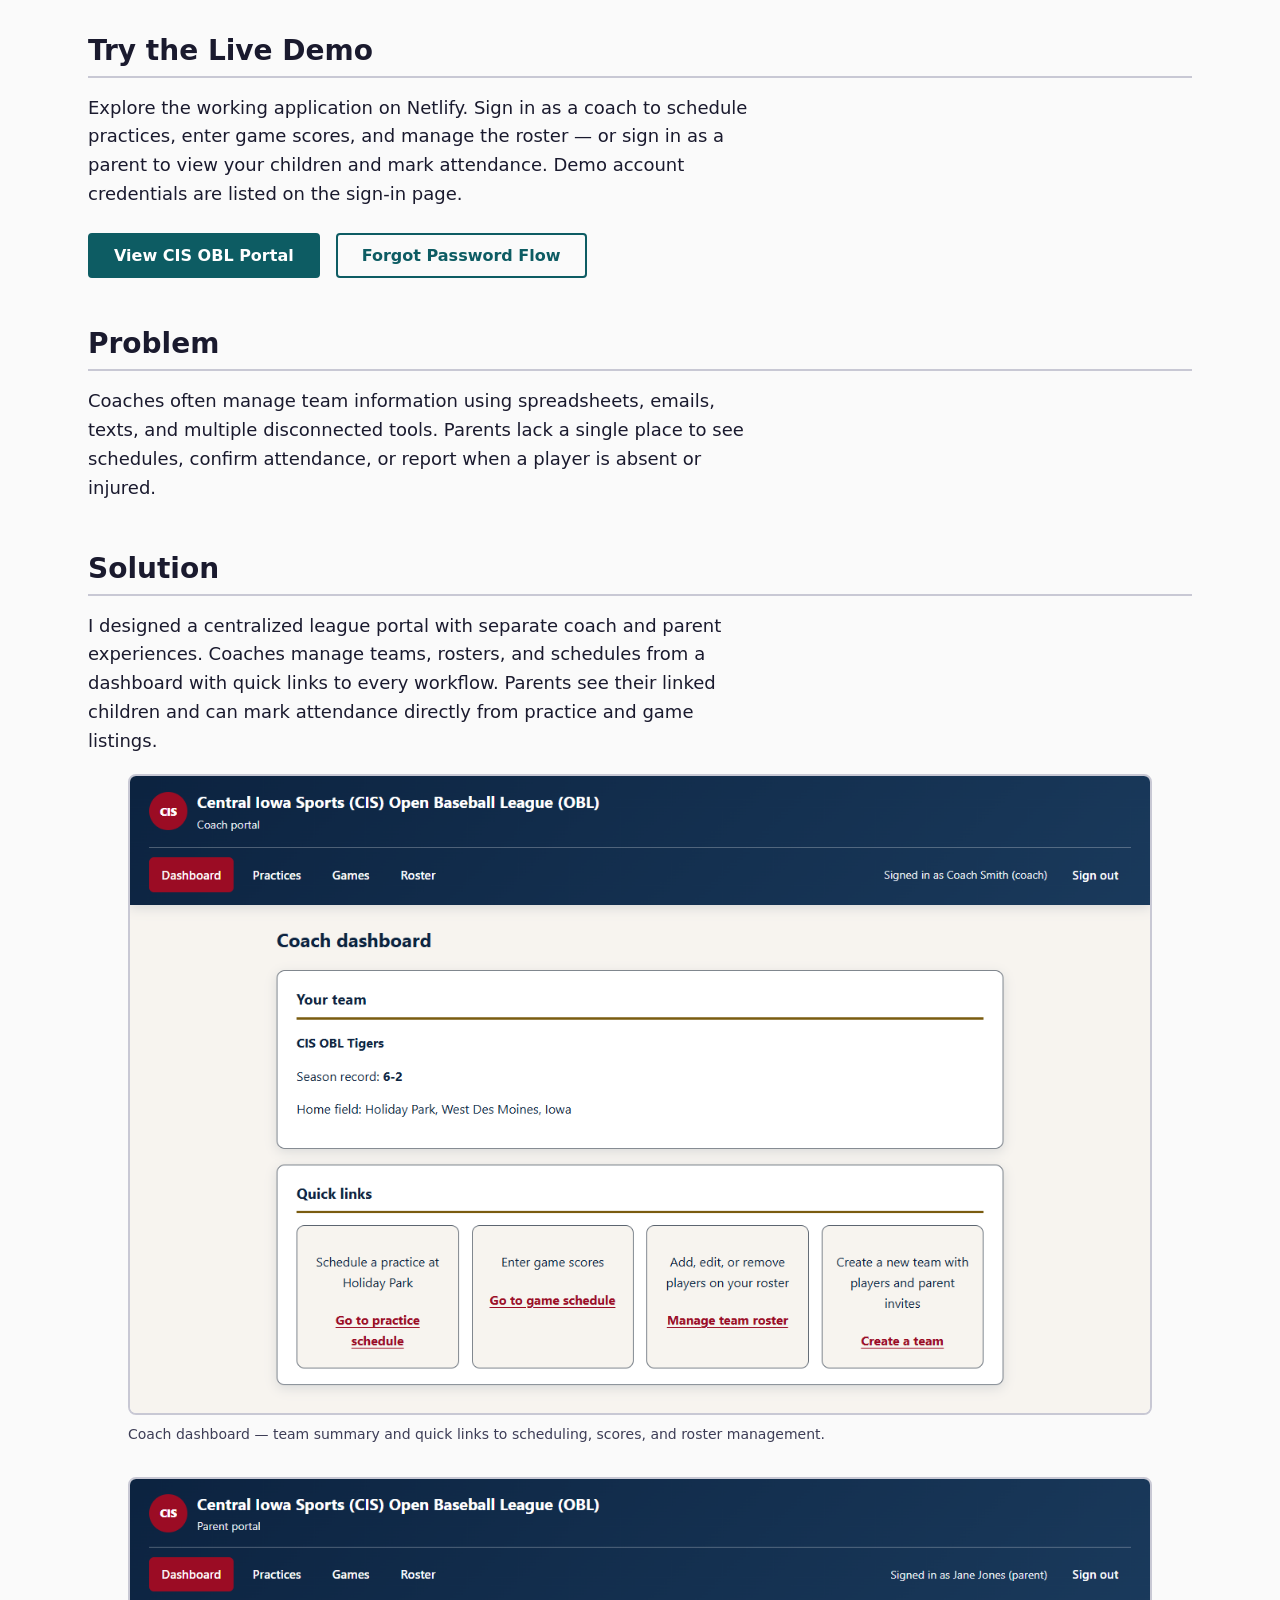
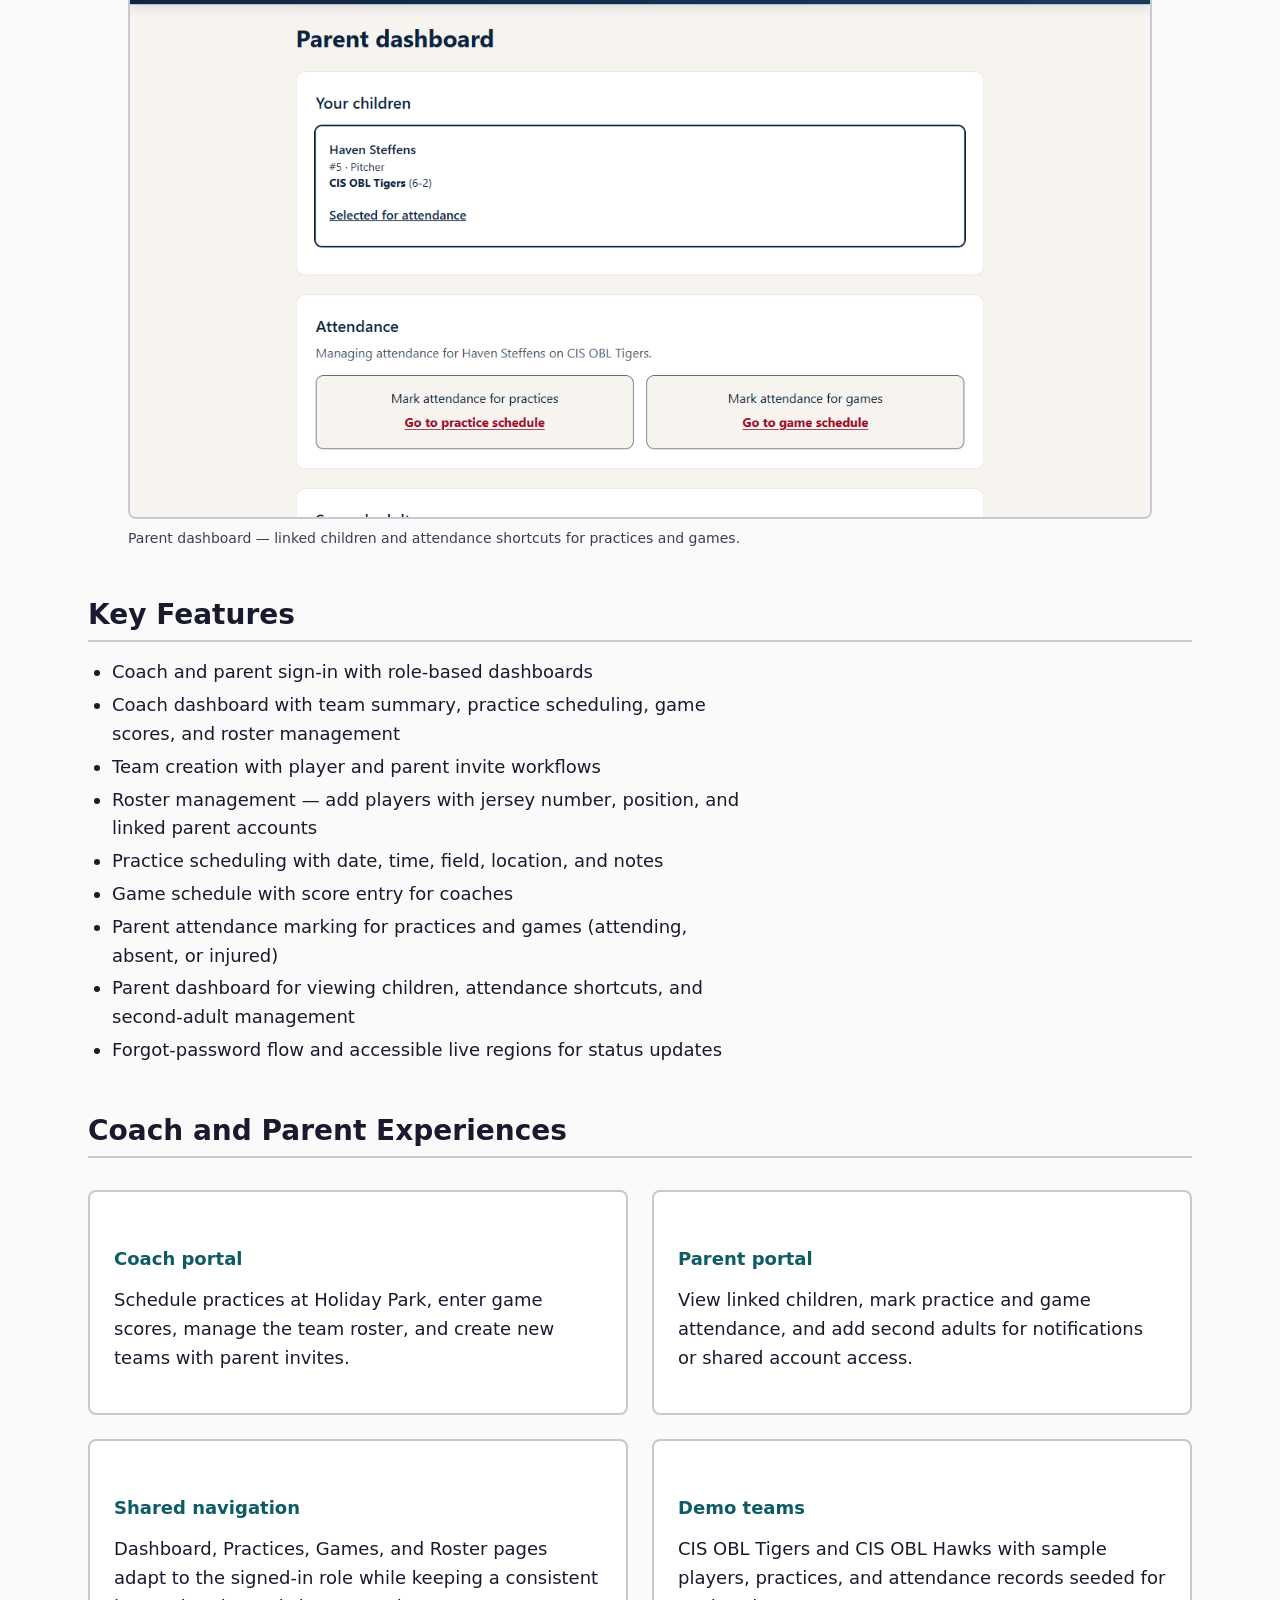
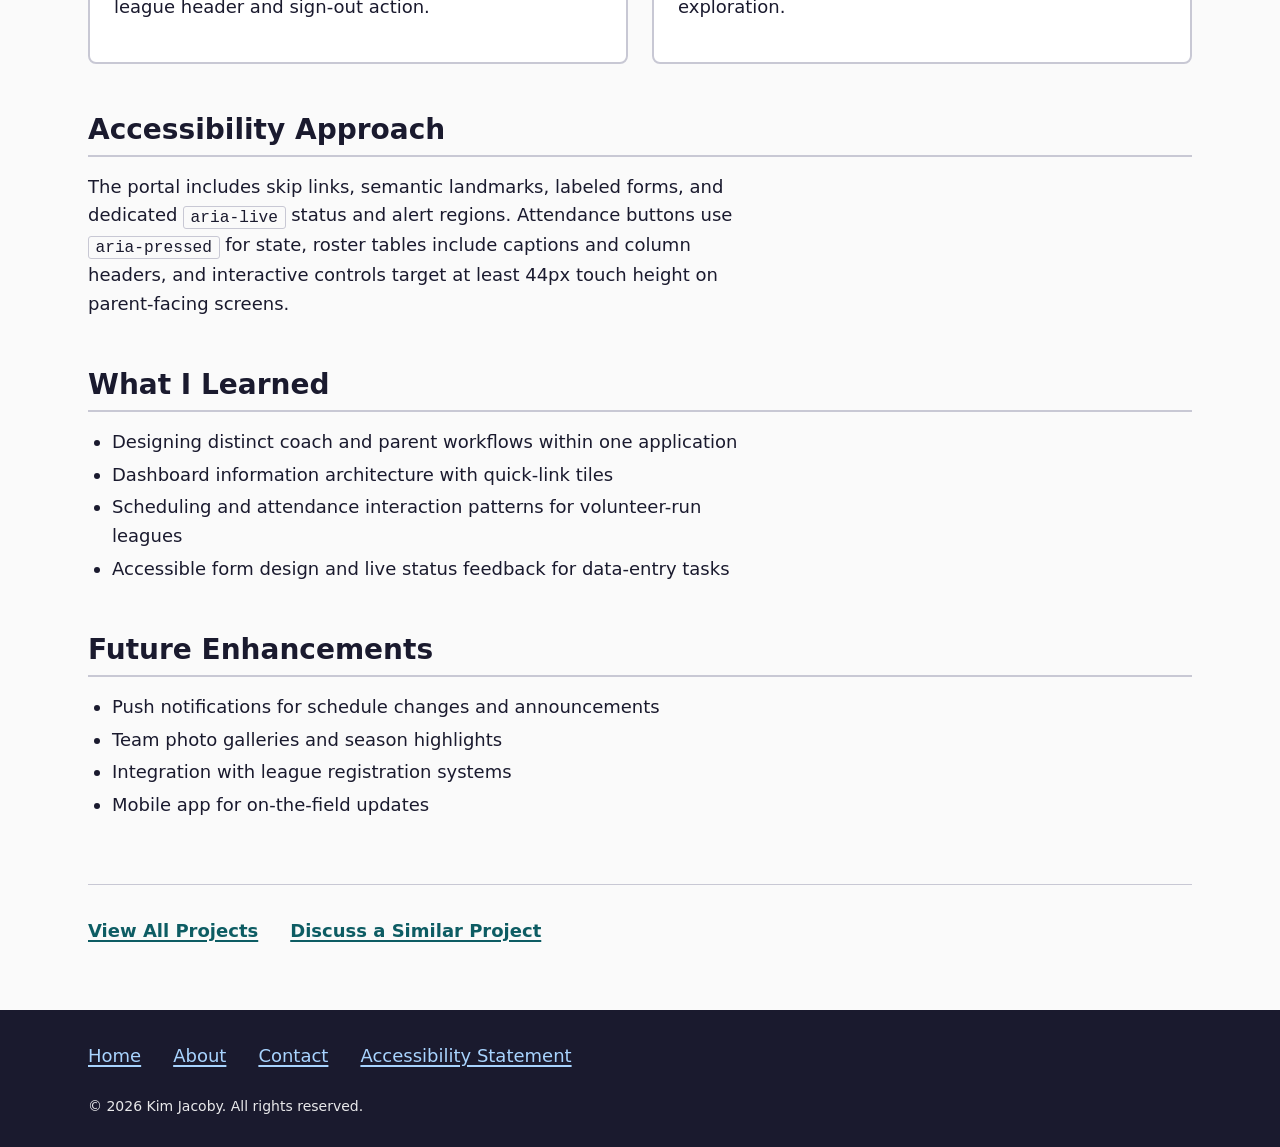
<file: projects/sports-manager.html>
<!DOCTYPE html>
<html lang="en">
<head>
  <meta charset="UTF-8">
  <meta name="viewport" content="width=device-width, initial-scale=1.0">
  <meta name="description" content="Case Study: Youth Sports Team Manager — CIS OBL portal for youth baseball coaches and parents to manage rosters, schedules, and attendance.">
  <title>Youth Sports Team Manager | Kim Jacoby</title>
  <link rel="stylesheet" href="../css/styles.css">
</head>
<body>
  <a class="skip-link" href="#main-content">Skip to main content</a>

  <header class="site-header">
    <div class="header-inner">
      <a class="site-logo" href="../index.html">Kim Jacoby</a>
      <button class="nav-toggle" type="button" aria-expanded="false" aria-controls="primary-navigation" aria-label="Open navigation menu">
        Menu
      </button>
      <nav class="site-nav" id="primary-navigation" aria-label="Primary">
        <ul>
          <li><a href="../index.html">Home</a></li>
          <li><a href="../about.html">About</a></li>
          <li><a href="../contact.html">Contact</a></li>
        </ul>
      </nav>
    </div>
  </header>

  <main id="main-content" tabindex="-1">
    <a class="back-link" href="../index.html#featured-projects">&larr; Back to Projects</a>

    <h1>Youth Sports Team Manager</h1>

    <ul class="project-meta" aria-label="Project details">
      <li><strong>Product</strong> CIS OBL Team Portal</li>
      <li><strong>Role</strong> UX design and front-end development</li>
      <li><strong>League</strong> Central Iowa Sports Open Baseball League</li>
      <li><strong>Location</strong> Holiday Park, West Des Moines, Iowa</li>
    </ul>

    <section class="content-section" aria-labelledby="technologies-heading">
      <h2 id="technologies-heading">Technologies Used</h2>
      <ul class="tech-list" aria-label="Technologies used">
        <li><span class="tag">HTML</span></li>
        <li><span class="tag">CSS</span></li>
        <li><span class="tag">JavaScript</span></li>
        <li><span class="tag">localStorage</span></li>
      </ul>
    </section>

    <figure>
      <img
        class="project-hero-image"
        src="../images/sports-screenshot-home.png"
        alt="Screenshot of CIS OBL sign-in page with username and password fields and demo account credentials"
        width="1280"
        height="800"
        loading="lazy"
      >
      <figcaption>CIS OBL portal — sign-in for coaches and parents to access team dashboards.</figcaption>
    </figure>

    <section class="content-section" aria-labelledby="overview-heading">
      <h2 id="overview-heading">Overview</h2>
      <p>
        The <a href="https://kim-assignment2.netlify.app/">Central Iowa Sports (CIS) Open Baseball
        League (OBL)</a> portal is a team management application for youth baseball coaches and
        parents. Coaches schedule practices and games, manage rosters, and track scores. Parents view
        their children’s teams and mark attendance for practices and games.
      </p>
      <p class="text-muted">
        The live demo includes coach and parent sign-in flows with demo accounts, plus role-based
        dashboards for the CIS OBL Tigers and CIS OBL Hawks.
      </p>
    </section>

    <section class="content-section" aria-labelledby="demo-heading">
      <h2 id="demo-heading">Try the Live Demo</h2>
      <p>
        Explore the working application on Netlify. Sign in as a coach to schedule practices, enter
        game scores, and manage the roster — or sign in as a parent to view your children and mark
        attendance. Demo account credentials are listed on the sign-in page.
      </p>
      <div class="btn-group">
        <a
          class="btn btn-primary"
          href="https://kim-assignment2.netlify.app/"
          target="_blank"
          rel="noopener noreferrer"
        >View CIS OBL Portal<span class="visually-hidden"> (opens in new tab)</span></a>
        <a
          class="btn btn-secondary"
          href="https://kim-assignment2.netlify.app/forgot-password.html"
          target="_blank"
          rel="noopener noreferrer"
        >Forgot Password Flow<span class="visually-hidden"> (opens in new tab)</span></a>
      </div>
    </section>

    <section class="content-section" aria-labelledby="problem-heading">
      <h2 id="problem-heading">Problem</h2>
      <p>
        Coaches often manage team information using spreadsheets, emails, texts, and multiple
        disconnected tools. Parents lack a single place to see schedules, confirm attendance, or
        report when a player is absent or injured.
      </p>
    </section>

    <section class="content-section" aria-labelledby="solution-heading">
      <h2 id="solution-heading">Solution</h2>
      <p>
        I designed a centralized league portal with separate coach and parent experiences. Coaches
        manage teams, rosters, and schedules from a dashboard with quick links to every workflow.
        Parents see their linked children and can mark attendance directly from practice and game
        listings.
      </p>
      <figure>
        <img
          class="project-hero-image"
          src="../images/sports-screenshot-coach.png"
          alt="CIS OBL coach dashboard showing CIS OBL Tigers team summary and quick links to practices, games, roster, and team creation"
          width="1280"
          height="800"
          loading="lazy"
        >
        <figcaption>Coach dashboard — team summary and quick links to scheduling, scores, and roster management.</figcaption>
      </figure>
      <figure>
        <img
          class="project-hero-image"
          src="../images/sports-screenshot-parent.png"
          alt="CIS OBL parent dashboard showing linked child Haven Steffens and attendance shortcuts for practices and games"
          width="1280"
          height="800"
          loading="lazy"
        >
        <figcaption>Parent dashboard — linked children and attendance shortcuts for practices and games.</figcaption>
      </figure>
    </section>

    <section class="content-section" aria-labelledby="features-heading">
      <h2 id="features-heading">Key Features</h2>
      <ul>
        <li>Coach and parent sign-in with role-based dashboards</li>
        <li>Coach dashboard with team summary, practice scheduling, game scores, and roster management</li>
        <li>Team creation with player and parent invite workflows</li>
        <li>Roster management — add players with jersey number, position, and linked parent accounts</li>
        <li>Practice scheduling with date, time, field, location, and notes</li>
        <li>Game schedule with score entry for coaches</li>
        <li>Parent attendance marking for practices and games (attending, absent, or injured)</li>
        <li>Parent dashboard for viewing children, attendance shortcuts, and second-adult management</li>
        <li>Forgot-password flow and accessible live regions for status updates</li>
      </ul>
    </section>

    <section class="content-section" aria-labelledby="roles-heading">
      <h2 id="roles-heading">Coach and Parent Experiences</h2>
      <ul class="feature-list" aria-label="Role-based experiences in CIS OBL portal">
        <li>
          <h3>Coach portal</h3>
          <p>Schedule practices at Holiday Park, enter game scores, manage the team roster, and create new teams with parent invites.</p>
        </li>
        <li>
          <h3>Parent portal</h3>
          <p>View linked children, mark practice and game attendance, and add second adults for notifications or shared account access.</p>
        </li>
        <li>
          <h3>Shared navigation</h3>
          <p>Dashboard, Practices, Games, and Roster pages adapt to the signed-in role while keeping a consistent league header and sign-out action.</p>
        </li>
        <li>
          <h3>Demo teams</h3>
          <p>CIS OBL Tigers and CIS OBL Hawks with sample players, practices, and attendance records seeded for exploration.</p>
        </li>
      </ul>
    </section>

    <section class="content-section" aria-labelledby="accessibility-heading">
      <h2 id="accessibility-heading">Accessibility Approach</h2>
      <p>
        The portal includes skip links, semantic landmarks, labeled forms, and dedicated
        <code>aria-live</code> status and alert regions. Attendance buttons use
        <code>aria-pressed</code> for state, roster tables include captions and column headers, and
        interactive controls target at least 44px touch height on parent-facing screens.
      </p>
    </section>

    <section class="content-section" aria-labelledby="learned-heading">
      <h2 id="learned-heading">What I Learned</h2>
      <ul>
        <li>Designing distinct coach and parent workflows within one application</li>
        <li>Dashboard information architecture with quick-link tiles</li>
        <li>Scheduling and attendance interaction patterns for volunteer-run leagues</li>
        <li>Accessible form design and live status feedback for data-entry tasks</li>
      </ul>
    </section>

    <section class="content-section" aria-labelledby="future-heading">
      <h2 id="future-heading">Future Enhancements</h2>
      <ul>
        <li>Push notifications for schedule changes and announcements</li>
        <li>Team photo galleries and season highlights</li>
        <li>Integration with league registration systems</li>
        <li>Mobile app for on-the-field updates</li>
      </ul>
    </section>

    <div class="case-study-actions" role="group" aria-label="Project navigation">
      <a href="../index.html#featured-projects">View All Projects</a>
      <a href="../contact.html">Discuss a Similar Project</a>
    </div>
  </main>

  <footer class="site-footer">
    <div class="footer-inner">
      <nav class="footer-nav" aria-label="Footer">
        <ul>
          <li><a href="../index.html">Home</a></li>
          <li><a href="../about.html">About</a></li>
          <li><a href="../contact.html">Contact</a></li>
          <li><a href="../accessibility.html">Accessibility Statement</a></li>
        </ul>
      </nav>
      <p class="footer-copy">&copy; 2026 Kim Jacoby. All rights reserved.</p>
    </div>
  </footer>

  <script src="../js/script.js"></script>
</body>
</html>
</file>
<file: css/styles.css>
/* ==========================================================================
   Portfolio — UX Designer & Accessibility Specialist
   WCAG 2.2 AA compliant styles
   ========================================================================== */

:root {
  /* Color palette — all text/background pairs meet 4.5:1 (AA) or 3:1 (large text) */
  --color-bg: #fafafa;
  --color-surface: #ffffff;
  --color-text: #1a1a2e;
  --color-text-muted: #3d3d56;
  --color-primary: #0d5c63;
  --color-primary-hover: #094549;
  --color-accent: #c45c26;
  --color-accent-hover: #9a4719;
  --color-border: #c8c8d4;
  --color-focus: #005fcc;
  --color-focus-bg: #e8f0fe;
  --color-error: #b00020;
  --color-success: #1b6b3a;

  /* Typography */
  --font-sans: "Segoe UI", system-ui, -apple-system, BlinkMacSystemFont, sans-serif;
  --font-mono: "Cascadia Code", "Consolas", monospace;
  --line-height: 1.6;
  --line-height-heading: 1.25;
  --max-width: 72rem;
  --content-width: 42rem;

  /* Spacing */
  --space-xs: 0.25rem;
  --space-sm: 0.5rem;
  --space-md: 1rem;
  --space-lg: 1.5rem;
  --space-xl: 2rem;
  --space-2xl: 3rem;
  --space-3xl: 4rem;

  /* Focus — WCAG 2.2 Focus Appearance (2.4.13): 2px solid, 3:1 contrast */
  --focus-outline-width: 3px;
  --focus-outline-offset: 3px;
  --focus-outline-color: var(--color-focus);

  /* Motion */
  --transition-speed: 200ms;
}

/* Respect reduced motion preference */
@media (prefers-reduced-motion: reduce) {
  *,
  *::before,
  *::after {
    animation-duration: 0.01ms !important;
    animation-iteration-count: 1 !important;
    transition-duration: 0.01ms !important;
    scroll-behavior: auto !important;
  }
}

/* --------------------------------------------------------------------------
   Base
   -------------------------------------------------------------------------- */

*,
*::before,
*::after {
  box-sizing: border-box;
}

html {
  font-size: 100%;
  scroll-behavior: smooth;
  scroll-padding-top: 5rem;
}

body {
  margin: 0;
  font-family: var(--font-sans);
  font-size: 1.125rem;
  line-height: var(--line-height);
  color: var(--color-text);
  background-color: var(--color-bg);
  min-height: 100vh;
  display: flex;
  flex-direction: column;
  overflow-x: clip;
}

img,
svg {
  max-width: 100%;
  height: auto;
  display: block;
}

/* --------------------------------------------------------------------------
   Skip link
   -------------------------------------------------------------------------- */

.skip-link {
  position: absolute;
  top: -100%;
  left: var(--space-md);
  z-index: 1000;
  padding: var(--space-sm) var(--space-md);
  background-color: var(--color-text);
  color: var(--color-surface);
  font-weight: 600;
  text-decoration: underline;
  border-radius: 0 0 4px 4px;
}

.skip-link:focus,
.skip-link:focus-visible {
  top: 0;
  outline: var(--focus-outline-width) solid var(--focus-outline-color);
  outline-offset: var(--focus-outline-offset);
}

/* --------------------------------------------------------------------------
   Focus styles — global
   -------------------------------------------------------------------------- */

:focus {
  outline: var(--focus-outline-width) solid var(--focus-outline-color);
  outline-offset: var(--focus-outline-offset);
}

:focus:not(:focus-visible) {
  outline: none;
}

:focus-visible {
  outline: var(--focus-outline-width) solid var(--focus-outline-color);
  outline-offset: var(--focus-outline-offset);
  scroll-margin-top: 5rem;
  scroll-margin-bottom: var(--space-md);
}

main:focus,
main:focus:not(:focus-visible) {
  outline: var(--focus-outline-width) solid var(--focus-outline-color);
  outline-offset: var(--focus-outline-offset);
}

/* --------------------------------------------------------------------------
   Typography
   -------------------------------------------------------------------------- */

h1,
h2,
h3,
h4 {
  line-height: var(--line-height-heading);
  color: var(--color-text);
  margin-top: 0;
}

h1 {
  font-size: clamp(1.75rem, 4vw, 2.5rem);
  margin-bottom: var(--space-lg);
}

h2 {
  font-size: clamp(1.375rem, 3vw, 1.75rem);
  margin-bottom: var(--space-md);
}

h3 {
  font-size: clamp(1.125rem, 2.5vw, 1.375rem);
  margin-bottom: var(--space-sm);
}

p {
  margin-top: 0;
  margin-bottom: var(--space-md);
  max-width: var(--content-width);
}

a {
  color: var(--color-primary);
  text-decoration: underline;
  text-decoration-thickness: 2px;
  text-underline-offset: 3px;
}

a:hover {
  color: var(--color-primary-hover);
}

/* No custom :visited styles — WCAG does not require them, and they often fail
   contrast checks (e.g., visited text on .btn-primary backgrounds). Links are
   identifiable by underline and context. */

ul,
ol {
  margin-top: 0;
  margin-bottom: var(--space-md);
  padding-left: 1.5rem;
  max-width: var(--content-width);
}

li + li {
  margin-top: var(--space-xs);
}

/* --------------------------------------------------------------------------
   Layout landmarks
   -------------------------------------------------------------------------- */

.site-header {
  background-color: var(--color-surface);
  border-bottom: 2px solid var(--color-border);
  position: sticky;
  top: 0;
  z-index: 100;
}

.header-inner {
  max-width: var(--max-width);
  margin: 0 auto;
  padding: var(--space-md) var(--space-lg);
  display: flex;
  flex-wrap: wrap;
  align-items: center;
  justify-content: space-between;
  gap: var(--space-md);
}

.site-logo {
  font-size: 1.25rem;
  font-weight: 700;
  color: var(--color-text);
  text-decoration: none;
}

.site-logo:hover {
  color: var(--color-primary);
}

.site-logo:focus-visible {
  background-color: var(--color-focus-bg);
  text-decoration: underline;
  text-decoration-thickness: 2px;
}

/* --------------------------------------------------------------------------
   Navigation
   -------------------------------------------------------------------------- */

.nav-toggle {
  display: none;
  background: var(--color-surface);
  border: 2px solid var(--color-border);
  border-radius: 4px;
  padding: var(--space-sm) var(--space-md);
  min-height: 2.75rem;
  min-width: 2.75rem;
  font-size: 1rem;
  font-weight: 600;
  cursor: pointer;
  color: var(--color-text);
}

.nav-toggle:hover {
  background-color: var(--color-bg);
}

.nav-toggle[aria-expanded="true"] {
  background-color: var(--color-focus-bg);
}

.site-nav ul {
  list-style: none;
  margin: 0;
  padding: 0;
  display: flex;
  flex-wrap: wrap;
  align-items: baseline;
  gap: var(--space-xs) var(--space-lg);
  max-width: none;
}

.site-nav li {
  margin: 0;
}

.site-nav a {
  display: inline-block;
  padding: var(--space-sm) var(--space-xs);
  font-weight: 500;
  text-decoration: underline;
  text-decoration-thickness: 2px;
  color: var(--color-text);
}

.site-nav a:hover {
  color: var(--color-primary);
}

.site-nav a[aria-current="page"] {
  color: var(--color-primary);
  font-weight: 700;
}

/* Mobile navigation */
@media (max-width: 48rem) {
  .nav-toggle {
    display: block;
  }

  .site-nav {
    width: 100%;
    display: none;
  }

  .site-nav.is-open {
    display: block;
  }

  .site-nav ul {
    flex-direction: column;
    gap: 0;
    padding-top: var(--space-sm);
  }

  .site-nav a {
    padding: var(--space-md);
    min-height: 2.75rem;
    width: 100%;
  }
}

/* --------------------------------------------------------------------------
   Main content
   -------------------------------------------------------------------------- */

main {
  flex: 1;
  max-width: var(--max-width);
  width: 100%;
  margin: 0 auto;
  padding: var(--space-xl) var(--space-lg) var(--space-3xl);
}

/* --------------------------------------------------------------------------
   Hero section
   -------------------------------------------------------------------------- */

.hero {
  display: grid;
  grid-template-columns: 1fr;
  gap: var(--space-xl);
  align-items: center;
  margin-bottom: var(--space-3xl);
}

@media (min-width: 48rem) {
  .hero {
    grid-template-columns: 1fr 1fr;
  }
}

.hero-content .tagline {
  font-size: 1.25rem;
  color: var(--color-text-muted);
  margin-bottom: var(--space-lg);
}

.hero-image {
  border-radius: 8px;
  border: 2px solid var(--color-border);
  background-color: var(--color-surface);
}

/* --------------------------------------------------------------------------
   Buttons
   -------------------------------------------------------------------------- */

.btn {
  display: inline-block;
  padding: var(--space-sm) var(--space-lg);
  font-size: 1rem;
  font-weight: 600;
  font-family: inherit;
  line-height: var(--line-height);
  text-decoration: none;
  border: 2px solid transparent;
  border-radius: 4px;
  cursor: pointer;
  transition: background-color var(--transition-speed), color var(--transition-speed);
}

.btn-primary {
  background-color: var(--color-primary);
  color: var(--color-surface);
  border-color: var(--color-primary);
}

.btn-primary:hover {
  background-color: var(--color-primary-hover);
  border-color: var(--color-primary-hover);
  color: var(--color-surface);
}

.btn-secondary {
  background-color: transparent;
  color: var(--color-primary);
  border-color: var(--color-primary);
}

.btn-secondary:hover {
  background-color: var(--color-primary);
  color: var(--color-surface);
}

.btn:focus-visible {
  outline: var(--focus-outline-width) solid var(--focus-outline-color);
  outline-offset: var(--focus-outline-offset);
  box-shadow: 0 0 0 6px var(--color-focus-bg);
}

.btn-group {
  display: flex;
  flex-wrap: wrap;
  gap: var(--space-md);
  margin-top: var(--space-lg);
  margin-bottom: var(--space-2xl);
}

/* --------------------------------------------------------------------------
   Project cards
   -------------------------------------------------------------------------- */

.section-heading {
  margin-bottom: var(--space-xl);
  padding-bottom: var(--space-sm);
  border-bottom: 3px solid var(--color-primary);
}

.project-grid {
  display: grid;
  grid-template-columns: 1fr;
  gap: var(--space-xl);
  list-style: none;
  margin: 0;
  padding: 0;
  max-width: none;
}

#featured-projects {
  margin-bottom: var(--space-2xl);
}

#accessibility-commitment {
  margin-top: var(--space-2xl);
  padding-top: var(--space-xl);
}

@media (min-width: 36rem) {
  .project-grid {
    grid-template-columns: repeat(2, 1fr);
  }
}

@media (min-width: 60rem) {
  .project-grid {
    grid-template-columns: repeat(3, 1fr);
  }
}

.project-card {
  background-color: var(--color-surface);
  border: 2px solid var(--color-border);
  border-radius: 8px;
  overflow: hidden;
  display: flex;
  flex-direction: column;
}

.project-card__image {
  aspect-ratio: 16 / 9;
  object-fit: cover;
  width: 100%;
  border-bottom: 2px solid var(--color-border);
}

.project-card__body {
  padding: var(--space-lg);
  flex: 1;
  display: flex;
  flex-direction: column;
}

.project-card__title {
  margin-bottom: var(--space-sm);
  font-size: clamp(1.125rem, 2.5vw, 1.375rem);
}

.project-card__tags {
  list-style: none;
  margin: 0 0 var(--space-md);
  padding: 0;
  display: flex;
  flex-wrap: wrap;
  gap: var(--space-xs);
  max-width: none;
}

.project-card__tags li {
  margin: 0;
}

.tag {
  display: inline-block;
  padding: var(--space-xs) var(--space-sm);
  font-size: 0.875rem;
  font-weight: 600;
  background-color: var(--color-bg);
  border: 1px solid var(--color-border);
  border-radius: 4px;
  color: var(--color-text-muted);
}

.project-card__link {
  margin-top: auto;
  font-weight: 600;
}

/* --------------------------------------------------------------------------
   Skills / feature lists
   -------------------------------------------------------------------------- */

.feature-list {
  display: grid;
  grid-template-columns: 1fr;
  gap: var(--space-lg);
  list-style: none;
  margin: var(--space-xl) 0;
  padding: 0;
  max-width: none;
}

@media (min-width: 36rem) {
  .feature-list {
    grid-template-columns: repeat(2, 1fr);
  }
}

.feature-list li {
  background-color: var(--color-surface);
  border: 2px solid var(--color-border);
  border-radius: 8px;
  padding: var(--space-lg);
  margin: 0;
}

.feature-list h3 {
  color: var(--color-primary);
}

/* --------------------------------------------------------------------------
   About page
   -------------------------------------------------------------------------- */

.about-layout {
  display: grid;
  grid-template-columns: 1fr;
  gap: var(--space-xl);
  margin-bottom: var(--space-2xl);
}

@media (min-width: 48rem) {
  .about-layout {
    grid-template-columns: 12rem 1fr;
  }
}

.about-photo {
  width: 12rem;
  height: 12rem;
  border-radius: 50%;
  border: 3px solid var(--color-primary);
  object-fit: cover;
}

/* --------------------------------------------------------------------------
   Project detail pages
   -------------------------------------------------------------------------- */

.project-meta {
  display: flex;
  flex-wrap: wrap;
  gap: var(--space-md);
  margin-bottom: var(--space-xl);
  padding: var(--space-md);
  background-color: var(--color-surface);
  border: 2px solid var(--color-border);
  border-radius: 8px;
  list-style: none;
  max-width: none;
}

.project-meta li {
  margin: 0;
}

.project-meta strong {
  display: block;
  font-size: 0.875rem;
  color: var(--color-text-muted);
  text-transform: uppercase;
  letter-spacing: 0.05em;
}

.project-hero-image {
  width: 100%;
  border-radius: 8px;
  border: 2px solid var(--color-border);
  margin-bottom: var(--space-sm);
}

.project-hero-image + figcaption {
  margin-top: 0;
  margin-bottom: var(--space-xl);
  color: var(--color-text-muted);
  font-size: 0.875rem;
  max-width: none;
}

.design-system-image {
  display: block;
  width: 100%;
  max-width: 22rem;
  margin-inline: auto;
  border-radius: 8px;
  border: 2px solid var(--color-border);
  margin-bottom: var(--space-sm);
}

.placeholder-box {
  display: flex;
  align-items: center;
  justify-content: center;
  min-height: 12rem;
  padding: var(--space-xl);
  margin-bottom: var(--space-xl);
  background-color: var(--color-bg);
  border: 2px dashed var(--color-border);
  border-radius: 8px;
  color: var(--color-text-muted);
  font-weight: 600;
  text-align: center;
}

.screenshot-placeholder {
  margin-bottom: var(--space-2xl);
}

.screenshot-placeholder .placeholder-box {
  aspect-ratio: 16 / 9;
  min-height: auto;
  width: 100%;
  margin-bottom: 0;
}

.screenshot-placeholder figcaption {
  margin-top: var(--space-sm);
  color: var(--color-text-muted);
  font-size: 0.875rem;
  max-width: none;
}

.tech-list {
  list-style: none;
  margin: 0;
  padding: 0;
  display: flex;
  flex-wrap: wrap;
  gap: var(--space-sm);
  max-width: none;
}

.tech-list li {
  margin: 0;
}

.project-links {
  display: flex;
  flex-wrap: wrap;
  gap: var(--space-md);
  margin-bottom: var(--space-xl);
  max-width: none;
}

.project-link-placeholder {
  display: inline-block;
  padding: var(--space-sm) var(--space-lg);
  font-weight: 600;
  color: var(--color-text-muted);
  background-color: var(--color-bg);
  border: 2px dashed var(--color-border);
  border-radius: 4px;
}

.case-study-actions {
  display: flex;
  flex-wrap: wrap;
  gap: var(--space-lg) var(--space-xl);
  margin-top: var(--space-3xl);
  padding-top: var(--space-xl);
  border-top: 1px solid var(--color-border);
}

.case-study-actions a {
  font-weight: 600;
}

.case-study-eyebrow {
  display: flex;
  flex-wrap: wrap;
  gap: var(--space-sm);
  margin-bottom: var(--space-md);
  max-width: none;
}

.case-study-lede {
  font-size: 1.25rem;
  line-height: var(--line-height-heading);
  margin-bottom: var(--space-xl);
  max-width: var(--content-width);
}

.process-track {
  display: grid;
  grid-template-columns: repeat(auto-fit, minmax(9rem, 1fr));
  gap: var(--space-md);
  margin: var(--space-lg) 0 var(--space-xl);
  padding: 0;
  list-style: none;
  max-width: none;
}

.process-track li {
  margin: 0;
  padding: var(--space-md);
  background-color: var(--color-surface);
  border: 2px solid var(--color-border);
  border-radius: 8px;
  text-align: center;
  font-weight: 600;
  font-size: 0.9375rem;
}

.process-substeps {
  margin-top: 0;
  padding-left: var(--space-lg);
  color: var(--color-text-muted);
}

.artifact-grid,
.comparison-grid,
.gallery-grid {
  display: grid;
  gap: var(--space-lg);
  margin: var(--space-lg) 0 var(--space-xl);
}

@media (min-width: 48rem) {
  .artifact-grid,
  .comparison-grid {
    grid-template-columns: repeat(2, 1fr);
  }

  .gallery-grid {
    grid-template-columns: repeat(2, 1fr);
  }
}

.comparison-grid figure,
.artifact-grid figure,
.gallery-grid figure {
  margin: 0;
}

.comparison-grid figcaption,
.artifact-grid figcaption,
.gallery-grid figcaption {
  margin-top: var(--space-sm);
  color: var(--color-text-muted);
  font-size: 0.875rem;
}

.comparison-label {
  display: inline-block;
  margin-bottom: var(--space-sm);
  padding: var(--space-xs) var(--space-sm);
  font-size: 0.75rem;
  font-weight: 700;
  text-transform: uppercase;
  letter-spacing: 0.05em;
  color: var(--color-primary);
  background-color: var(--color-focus-bg);
  border-radius: 4px;
}

.prompt-block {
  margin: var(--space-lg) 0;
  padding: var(--space-lg);
  background-color: var(--color-surface);
  border: 2px solid var(--color-border);
  border-radius: 8px;
  overflow-x: auto;
}

.prompt-block h3 {
  margin-top: 0;
  font-size: 1rem;
}

.prompt-block pre {
  margin: var(--space-md) 0 0;
  padding: var(--space-md);
  background-color: var(--color-bg);
  border-radius: 4px;
  font-family: var(--font-mono);
  font-size: 0.875rem;
  line-height: 1.5;
  white-space: pre-wrap;
}

.content-section {
  margin-bottom: var(--space-2xl);
}

.content-section h2 {
  border-bottom: 2px solid var(--color-border);
  padding-bottom: var(--space-sm);
}

.content-section h3 {
  margin-top: var(--space-xl);
  margin-bottom: var(--space-md);
  font-size: 1.125rem;
  color: var(--color-primary);
}

/* --------------------------------------------------------------------------
   Accessibility statement
   -------------------------------------------------------------------------- */

.toc {
  background-color: var(--color-surface);
  border: 2px solid var(--color-border);
  border-radius: 8px;
  padding: var(--space-lg);
  margin-bottom: var(--space-xl);
}

.toc h2 {
  font-size: 1.125rem;
  margin-bottom: var(--space-md);
}

.toc ol {
  margin-bottom: 0;
}

table {
  width: 100%;
  border-collapse: collapse;
  margin-bottom: var(--space-lg);
  font-size: 1rem;
}

caption {
  text-align: left;
  font-weight: 700;
  margin-bottom: var(--space-sm);
}

th,
td {
  border: 2px solid var(--color-border);
  padding: var(--space-sm) var(--space-md);
  text-align: left;
}

th {
  background-color: var(--color-bg);
  font-weight: 700;
}

code,
kbd {
  font-family: var(--font-mono);
  font-size: 0.9em;
  background-color: var(--color-bg);
  padding: 0.1em 0.4em;
  border-radius: 3px;
  border: 1px solid var(--color-border);
}

pre {
  overflow-x: auto;
  padding: var(--space-md);
  margin-bottom: var(--space-lg);
  background-color: var(--color-bg);
  border: 2px solid var(--color-border);
  border-radius: 8px;
  max-width: var(--max-width);
}

pre code {
  display: block;
  padding: 0;
  border: none;
  background: none;
  font-size: 0.875rem;
  line-height: 1.5;
  white-space: pre-wrap;
  word-break: break-word;
}

/* --------------------------------------------------------------------------
   Footer
   -------------------------------------------------------------------------- */

.site-footer {
  background-color: var(--color-text);
  color: var(--color-surface);
  margin-top: auto;
}

.footer-inner {
  max-width: var(--max-width);
  margin: 0 auto;
  padding: var(--space-xl) var(--space-lg);
}

.site-footer a {
  color: #a8d4ff;
  text-decoration: underline;
  text-decoration-thickness: 2px;
}

.site-footer a:hover {
  color: #ffffff;
}

.site-footer a:focus-visible {
  color: #ffffff;
  outline-color: #ffffff;
}

.footer-nav ul {
  list-style: none;
  margin: 0 0 var(--space-lg);
  padding: 0;
  display: flex;
  flex-wrap: wrap;
  align-items: baseline;
  gap: var(--space-md) var(--space-xl);
  max-width: none;
}

.footer-nav li {
  margin: 0;
}

.footer-nav a {
  font-weight: 500;
}

.footer-copy {
  font-size: 0.875rem;
  opacity: 0.9;
  margin-bottom: 0;
  max-width: none;
}

/* --------------------------------------------------------------------------
   Utility
   -------------------------------------------------------------------------- */

.visually-hidden {
  position: absolute;
  width: 1px;
  height: 1px;
  padding: 0;
  margin: -1px;
  overflow: hidden;
  clip: rect(0 0 0 0);
  clip-path: inset(50%);
  white-space: nowrap;
  border: 0;
}

.contact-list {
  margin: 0 0 var(--space-md);
  max-width: var(--content-width);
}

.contact-list dt {
  font-weight: 600;
  margin-top: var(--space-md);
}

.contact-list dt:first-child {
  margin-top: 0;
}

.contact-list dd {
  margin: var(--space-xs) 0 0;
}

.text-muted {
  color: var(--color-text-muted);
}

.back-link {
  display: inline-flex;
  align-items: center;
  gap: var(--space-xs);
  margin-bottom: var(--space-xl);
  font-weight: 600;
}

/* --------------------------------------------------------------------------
   Reflow support — 320px minimum width
   -------------------------------------------------------------------------- */

@media (max-width: 20rem) {
  body {
    font-size: 1rem;
  }

  .header-inner,
  main,
  .footer-inner {
    padding-left: var(--space-md);
    padding-right: var(--space-md);
  }
}

/* High contrast mode support */
@media (forced-colors: active) {
  .btn-primary {
    border: 2px solid ButtonText;
  }

  .project-card,
  .feature-list li {
    border: 2px solid CanvasText;
  }
}
</file>
